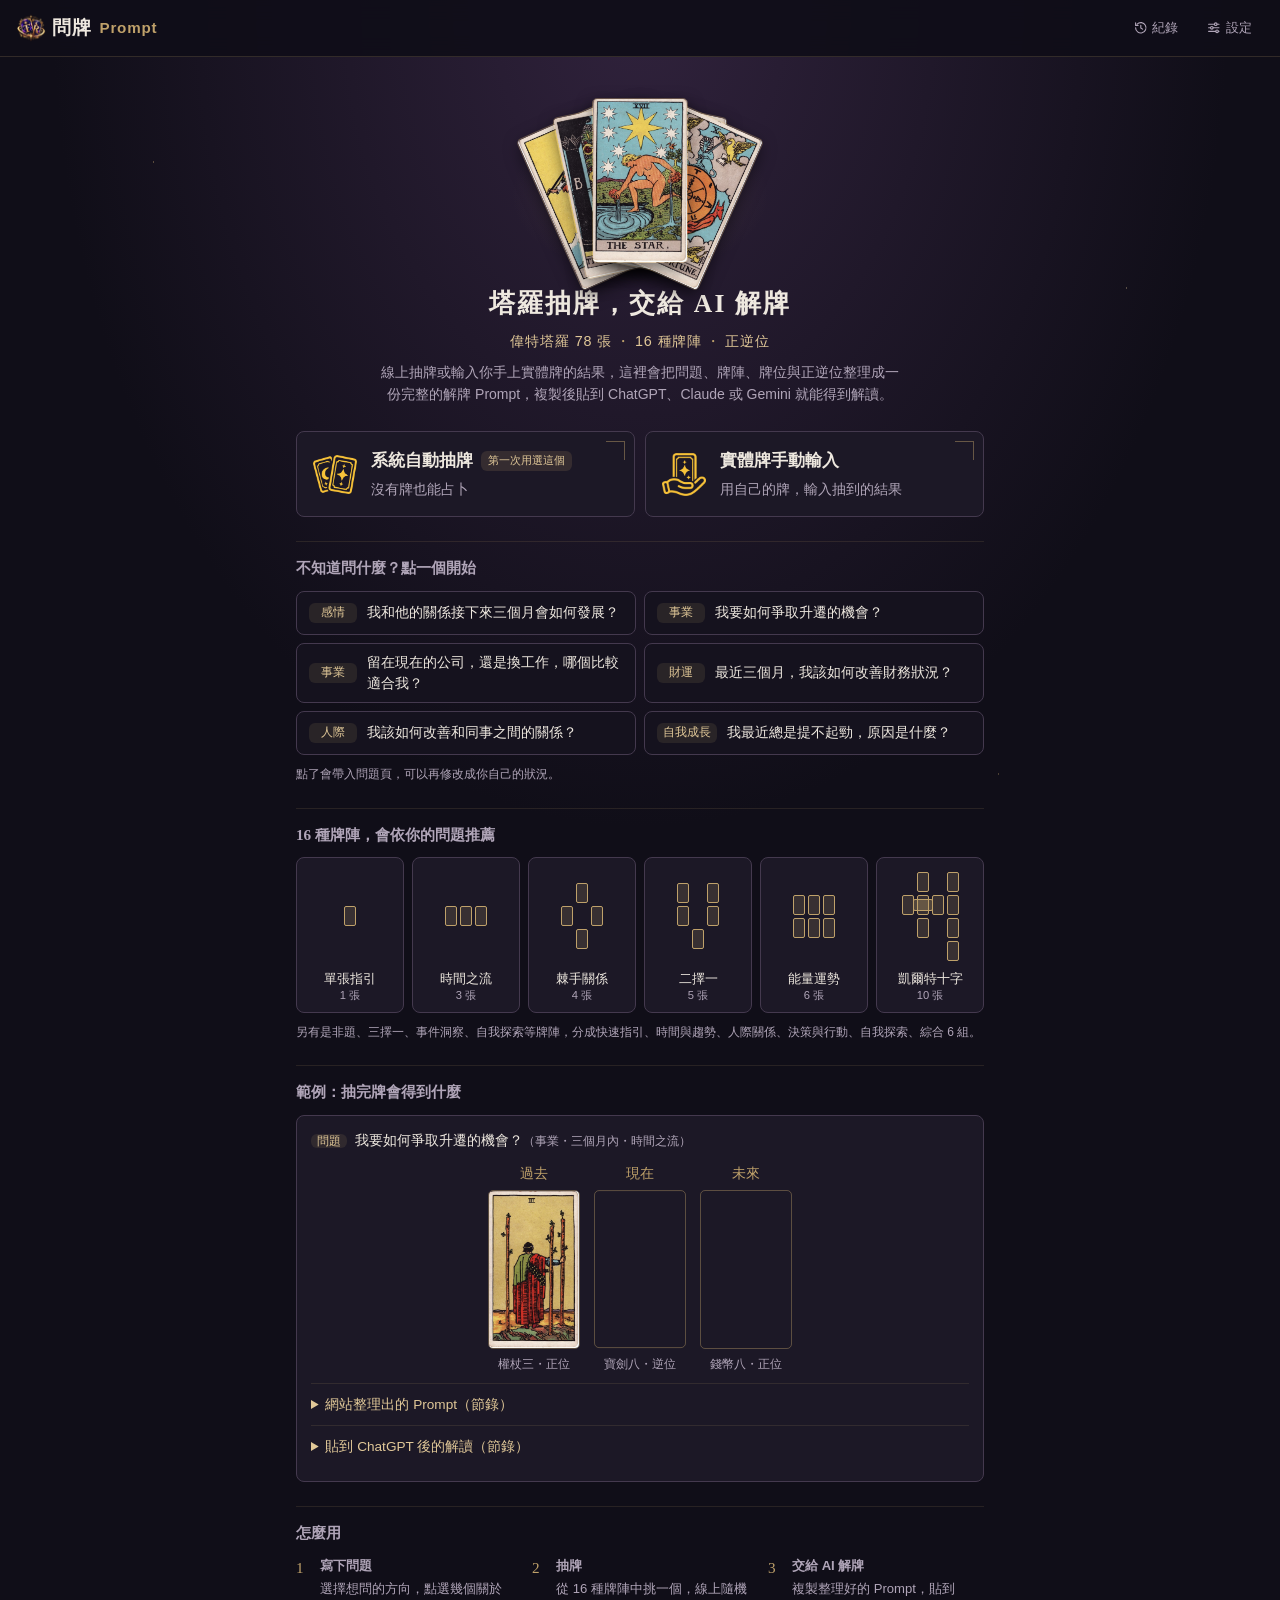
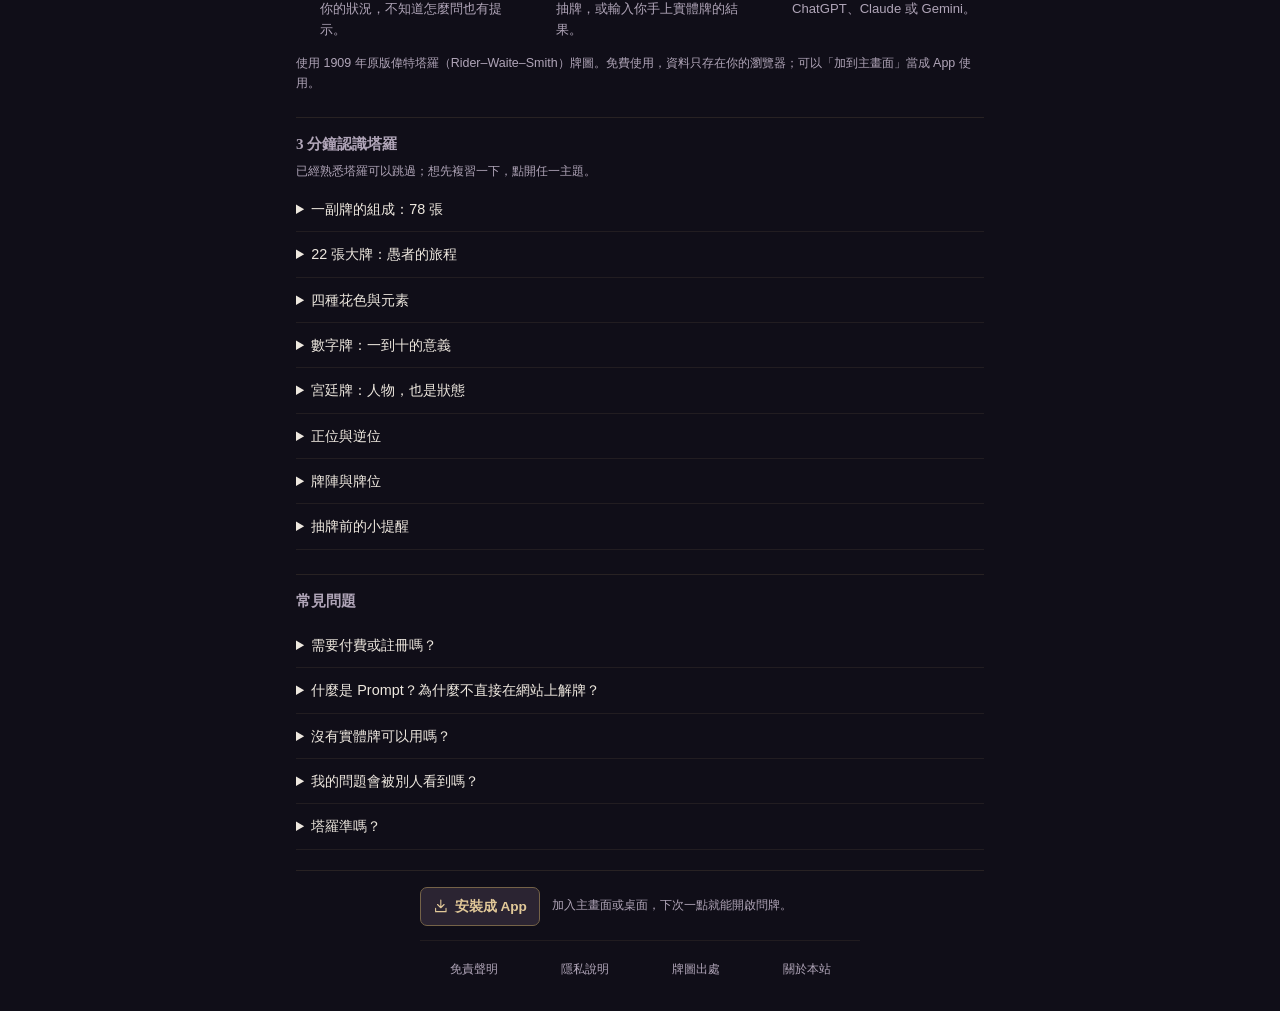
<file: index.html>
<!doctype html>
<html lang="zh-Hant">
<head>
  <meta charset="utf-8">
  <meta name="viewport" content="width=device-width, initial-scale=1, viewport-fit=cover">
  <meta http-equiv="Content-Security-Policy" content="default-src 'self' file:; script-src 'self' file:; style-src 'self' file:; img-src 'self' file: data:; connect-src https://api.openai.com https://generativelanguage.googleapis.com https://api.anthropic.com; object-src 'none'; base-uri 'none'; form-action 'none';">
  <title>問牌 Prompt｜塔羅抽牌與 AI 解牌 Prompt 產生器</title>
  <meta name="description" content="免費線上塔羅抽牌，或輸入你手上實體牌的結果。16 種牌陣、1909 年原版偉特牌圖，自動整理成完整的解牌 Prompt，一鍵複製到 ChatGPT、Claude、Gemini 讓 AI 幫你解牌。">
  <meta name="keywords" content="塔羅牌,線上抽牌,塔羅占卜,AI 解牌,ChatGPT 塔羅,解牌 Prompt,偉特塔羅,凱爾特十字,tarot,tarot prompt">
  <meta name="robots" content="index, follow">
  <link rel="canonical" href="https://tarot.stack-base.com/">

  <!-- 社群分享預覽（Facebook、LINE、X 等） -->
  <meta property="og:type" content="website">
  <meta property="og:site_name" content="問牌 Prompt">
  <meta property="og:locale" content="zh_TW">
  <meta property="og:url" content="https://tarot.stack-base.com/">
  <meta property="og:title" content="問牌 Prompt｜塔羅抽牌與 AI 解牌 Prompt 產生器">
  <meta property="og:description" content="抽塔羅牌或輸入實體牌，自動整理成完整的解牌 Prompt，一鍵複製到 ChatGPT、Claude、Gemini。">
  <meta property="og:image" content="https://tarot.stack-base.com/icons/og-image.jpg?v=20261027b">
  <meta property="og:image:width" content="1200">
  <meta property="og:image:height" content="630">
  <meta property="og:image:alt" content="問牌 Prompt：抽塔羅牌，產生給 AI 的解牌 Prompt">
  <meta name="twitter:card" content="summary_large_image">
  <meta name="twitter:title" content="問牌 Prompt｜塔羅抽牌與 AI 解牌 Prompt 產生器">
  <meta name="twitter:description" content="抽塔羅牌或輸入實體牌，自動整理成完整的解牌 Prompt，一鍵複製到 ChatGPT、Claude、Gemini。">
  <meta name="twitter:image" content="https://tarot.stack-base.com/icons/og-image.jpg?v=20261027b">

  <!-- 圖示與 PWA -->
  <link rel="icon" href="favicon.ico" sizes="any">
  <link rel="icon" href="icons/favicon-32.png" sizes="32x32" type="image/png">
  <link rel="apple-touch-icon" href="icons/apple-touch-icon.png">
  <link rel="manifest" href="manifest.webmanifest">
  <meta name="theme-color" content="#100e18">
  <meta name="mobile-web-app-capable" content="yes">
  <meta name="apple-mobile-web-app-capable" content="yes">
  <meta name="apple-mobile-web-app-title" content="問牌 Prompt">
  <meta name="apple-mobile-web-app-status-bar-style" content="black-translucent">

  <!-- 結構化資料：資料區塊不會被執行，不受 CSP 的 script-src 限制 -->
  <script type="application/ld+json">
  {
    "@context": "https://schema.org",
    "@type": "WebApplication",
    "name": "問牌 Prompt",
    "alternateName": "Tarot Prompt",
    "url": "https://tarot.stack-base.com/",
    "description": "免費線上塔羅抽牌與 AI 解牌 Prompt 產生器。抽牌或輸入實體牌，整理成給 ChatGPT、Claude、Gemini 的解牌 Prompt。",
    "applicationCategory": "LifestyleApplication",
    "operatingSystem": "Any",
    "inLanguage": "zh-Hant-TW",
    "image": "https://tarot.stack-base.com/icons/og-image.jpg?v=20261027b",
    "isAccessibleForFree": true,
    "offers": { "@type": "Offer", "price": "0", "priceCurrency": "TWD" },
    "author": { "@type": "Person", "name": "Bruce Yang" }
  }
  </script>

  <link rel="stylesheet" href="css/style.css?v=20261030l">
</head>
<body>
  <!-- 自製 SVG 圖示：以 <svg class="icon"><use href="#i-名稱"></use></svg> 引用 -->
  <svg class="sprite" aria-hidden="true" focusable="false">
    <symbol id="i-cards" viewBox="0 0 24 24"><rect x="3.5" y="5" width="9" height="14" rx="1.5" transform="rotate(-12 8 12)"/><rect x="11.5" y="5" width="9" height="14" rx="1.5" transform="rotate(10 16 12)"/><path d="M16 9.2c.2 1.1.7 1.6 1.8 1.8-1.1.2-1.6.7-1.8 1.8-.2-1.1-.7-1.6-1.8-1.8 1.1-.2 1.6-.7 1.8-1.8Z"/></symbol>
    <symbol id="i-hand" viewBox="0 0 24 24"><rect x="8" y="2.5" width="9" height="12.5" rx="1.5"/><path d="M12.5 6.5v3M11 8h3"/><path d="M3.5 13.5 7 12a2 2 0 0 1 2.3.6l1.2 1.4h4.3a1.7 1.7 0 0 1 0 3.4H11"/><path d="M3.5 20.5h9.8a4 4 0 0 0 2.6-1l4.2-3.8a1.6 1.6 0 0 0-2.1-2.4l-2.5 2"/></symbol>
    <symbol id="i-history" viewBox="0 0 24 24"><path d="M4 12a8 8 0 1 0 2.4-5.7"/><path d="M4 4.5v3.8h3.8"/><path d="M12 8v4.2l2.8 1.8"/></symbol>
    <symbol id="i-settings" viewBox="0 0 24 24"><path d="M4 6.5h9M17 6.5h3M4 12h3M11 12h9M4 17.5h11M19 17.5h1"/><circle cx="15" cy="6.5" r="2"/><circle cx="9" cy="12" r="2"/><circle cx="17" cy="17.5" r="2"/></symbol>
    <symbol id="i-sparkle" viewBox="0 0 24 24"><path d="M10 3.5c.7 4.4 2.6 6.3 7 7-4.4.7-6.3 2.6-7 7-.7-4.4-2.6-6.3-7-7 4.4-.7 6.3-2.6 7-7Z"/><path d="M18.5 14.5c.3 1.6.9 2.2 2.5 2.5-1.6.3-2.2.9-2.5 2.5-.3-1.6-.9-2.2-2.5-2.5 1.6-.3 2.2-.9 2.5-2.5Z"/></symbol>
    <symbol id="i-bulb" viewBox="0 0 24 24"><path d="M9.5 18h5M10.5 21h3"/><path d="M12 3a6 6 0 0 0-3.6 10.8c.7.5 1.1 1.3 1.1 2.1v.1h5v-.1c0-.8.4-1.6 1.1-2.1A6 6 0 0 0 12 3Z"/></symbol>
    <symbol id="i-copy" viewBox="0 0 24 24"><rect x="8.5" y="8.5" width="11.5" height="11.5" rx="2"/><path d="M15.5 8.5V6A2 2 0 0 0 13.5 4H6a2 2 0 0 0-2 2v7.5a2 2 0 0 0 2 2h2.5"/></symbol>
    <symbol id="i-check" viewBox="0 0 24 24"><path d="m5 12.5 4.5 4.5L19 7.5"/></symbol>
    <symbol id="i-search" viewBox="0 0 24 24"><circle cx="10.5" cy="10.5" r="6.5"/><path d="m15.5 15.5 5 5"/></symbol>
    <symbol id="i-close" viewBox="0 0 24 24"><path d="M6 6l12 12M18 6 6 18"/></symbol>
    <symbol id="i-star" viewBox="0 0 24 24"><path class="fill" d="m12 3.5 2.6 5.3 5.9.9-4.3 4.1 1 5.8L12 16.9l-5.2 2.7 1-5.8-4.3-4.1 5.9-.9Z"/></symbol>
    <symbol id="i-chevron" viewBox="0 0 24 24"><path d="m9 5.5 6.5 6.5L9 18.5"/></symbol>
    <symbol id="i-plus" viewBox="0 0 24 24"><path d="M12 5v14M5 12h14"/></symbol>
    <symbol id="i-download" viewBox="0 0 24 24"><path d="M12 3v12m-5-5 5 5 5-5M4 16v5h16v-5"/></symbol>
    <symbol id="i-eye" viewBox="0 0 24 24"><path d="M2.5 12S6 5.5 12 5.5 21.5 12 21.5 12 18 18.5 12 18.5 2.5 12 2.5 12Z"/><circle cx="12" cy="12" r="3"/></symbol>
    <symbol id="i-eye-off" viewBox="0 0 24 24"><path d="M10.6 5.6c.5-.1.9-.1 1.4-.1 6 0 9.5 6.5 9.5 6.5a17 17 0 0 1-2.6 3.5M6.6 6.6C3.9 8.3 2.5 12 2.5 12s3.5 6.5 9.5 6.5c1.9 0 3.5-.6 4.9-1.5"/><path d="M9.9 9.9a3 3 0 0 0 4.2 4.2"/><path d="m3 3 18 18"/></symbol>
    <symbol id="i-clock" viewBox="0 0 24 24"><circle cx="12" cy="12" r="8.5"/><path d="M12 7.5V12l3 2"/></symbol>
  </svg>

  <a class="skip-link" href="#app">跳到主要內容</a>

  <header class="topbar">
    <a class="brand" href="#/"><img class="brand-logo" src="icons/logo-128.png" alt="" width="30" height="30">問牌 <span>Prompt</span></a>
    <nav class="topnav" aria-label="主選單">
      <a class="topnav-btn" href="#/history"><svg class="icon" aria-hidden="true"><use href="#i-history"></use></svg>紀錄</a>
      <button class="topnav-btn" type="button" id="openSettings"><svg class="icon" aria-hidden="true"><use href="#i-settings"></use></svg>設定</button>
    </nav>
  </header>

  <p id="storageWarning" class="notice" hidden>這個瀏覽器無法保存資料（可能是無痕模式），占卜紀錄在重新整理後會消失，其他功能照常。</p>

  <main id="app" tabindex="-1">

    <!-- 首頁 -->
    <!-- 首頁預設顯示（不加 hidden），程式還沒執行時搜尋引擎也讀得到內容 -->
    <section class="view" data-view="home">
      <div class="hero">
        <div class="hero-fan" role="img" aria-label="1909 年原版偉特塔羅牌：愚者、女祭司、星星、太陽、命運之輪">
          <img src="images/rws-1909/fool.jpg" alt="" width="600" height="1031" decoding="async">
          <img src="images/rws-1909/high-priestess.jpg" alt="" width="600" height="1031" decoding="async">
          <img src="images/rws-1909/stars.jpg" alt="" width="600" height="1031" decoding="async">
          <img src="images/rws-1909/sun.jpg" alt="" width="600" height="1031" decoding="async">
          <img src="images/rws-1909/fortune-wheel.jpg" alt="" width="600" height="1031" decoding="async">
        </div>
        <h1>塔羅抽牌，交給 AI 解牌</h1>
        <p class="hero-tags">偉特塔羅 78 張<span aria-hidden="true">・</span>16 種牌陣<span aria-hidden="true">・</span>正逆位</p>
        <p class="muted">線上抽牌或輸入你手上實體牌的結果，這裡會把問題、牌陣、牌位與正逆位整理成一份完整的解牌 Prompt，複製後貼到 ChatGPT、Claude 或 Gemini 就能得到解讀。</p>
      </div>
      <div class="mode-cards">
        <button class="mode-card" type="button" data-start="auto">
          <img class="mode-icon" src="icons/tarot-cards-star-moon.png" alt="" width="44" height="44">
          <span class="mode-title">系統自動抽牌<span class="mode-badge">第一次用選這個</span></span>
          <span class="mode-desc">沒有牌也能占卜</span>
        </button>
        <button class="mode-card" type="button" data-start="manual">
          <img class="mode-icon" src="icons/hand-holding-tarot-card.png" alt="" width="44" height="44">
          <span class="mode-title">實體牌手動輸入</span>
          <span class="mode-desc">用自己的牌，輸入抽到的結果</span>
        </button>
      </div>
      <a class="recent" id="recentLink" href="#/history" hidden></a>

      <section class="home-sec" aria-labelledby="askExTitle">
        <h2 id="askExTitle">不知道問什麼？點一個開始</h2>
        <div class="ask-examples">
          <button type="button" class="ask-ex" data-ex-cat="感情" data-ex-q="我和他的關係接下來三個月會如何發展？"><span class="ask-ex-cat">感情</span>我和他的關係接下來三個月會如何發展？</button>
          <button type="button" class="ask-ex" data-ex-cat="事業" data-ex-q="我要如何爭取升遷的機會？"><span class="ask-ex-cat">事業</span>我要如何爭取升遷的機會？</button>
          <button type="button" class="ask-ex" data-ex-cat="事業" data-ex-q="留在現在的公司，還是換工作，哪個選擇比較適合我？"><span class="ask-ex-cat">事業</span>留在現在的公司，還是換工作，哪個比較適合我？</button>
          <button type="button" class="ask-ex" data-ex-cat="財運" data-ex-q="最近三個月，我該如何改善自己的財務狀況？"><span class="ask-ex-cat">財運</span>最近三個月，我該如何改善財務狀況？</button>
          <button type="button" class="ask-ex" data-ex-cat="人際" data-ex-q="我該如何改善和同事之間的關係？"><span class="ask-ex-cat">人際</span>我該如何改善和同事之間的關係？</button>
          <button type="button" class="ask-ex" data-ex-cat="自我成長" data-ex-q="我最近總是提不起勁，背後的原因是什麼？"><span class="ask-ex-cat">自我成長</span>我最近總是提不起勁，原因是什麼？</button>
        </div>
        <p class="muted small">點了會帶入問題頁，可以再修改成你自己的狀況。</p>
      </section>

      <section class="home-sec" aria-labelledby="spreadsTitle">
        <h2 id="spreadsTitle">16 種牌陣，會依你的問題推薦</h2>
        <!-- 牌陣縮圖由 app.js 依 spreads.js 的排列座標畫出 -->
        <ul class="spread-thumbs" id="spreadThumbs">
          <li data-spread="single"><span class="st-name">單張指引</span></li>
          <li data-spread="timeline"><span class="st-name">時間之流</span></li>
          <li data-spread="relation"><span class="st-name">棘手關係</span></li>
          <li data-spread="choice2"><span class="st-name">二擇一</span></li>
          <li data-spread="fortune"><span class="st-name">能量運勢</span></li>
          <li data-spread="celtic"><span class="st-name">凱爾特十字</span></li>
        </ul>
        <p class="muted small">另有是非題、三擇一、事件洞察、自我探索等牌陣，分成快速指引、時間與趨勢、人際關係、決策與行動、自我探索、綜合 6 組。</p>
      </section>

      <section class="home-sec" aria-labelledby="sampleTitle">
        <h2 id="sampleTitle">範例：抽完牌會得到什麼</h2>
        <div class="sample">
          <p class="sample-q"><span class="sample-label">問題</span>我要如何爭取升遷的機會？<span class="muted small">（事業・三個月內・時間之流）</span></p>
          <ol class="sample-cards">
            <li><span class="sample-pos">過去</span><img src="images/rws-1909/three-wands.jpg" alt="" width="600" height="1031" loading="lazy" decoding="async"><span class="sample-card">權杖三・正位</span></li>
            <li><span class="sample-pos">現在</span><img class="is-rev" src="images/rws-1909/eight-swords.jpg" alt="" width="600" height="1031" loading="lazy" decoding="async"><span class="sample-card">寶劍八・逆位</span></li>
            <li><span class="sample-pos">未來</span><img src="images/rws-1909/eight-pentacles.jpg" alt="" width="600" height="1031" loading="lazy" decoding="async"><span class="sample-card">錢幣八・正位</span></li>
          </ol>
          <details class="sample-more">
            <summary>網站整理出的 Prompt（節錄）</summary>
            <pre class="sample-pre">你是一位經驗豐富的塔羅解讀師，熟悉偉特—史密斯塔羅體系。請根據下方的設定（YAML）與牌面資料（JSON）為我解牌。

querent:
  question: "我要如何爭取升遷的機會？"
  category: "事業"
  timeframe: "三個月內"
spread:
  name: "時間之流"
  card_count: 3
reversed_reading_rules: …
output:
  tone: …
  language: "繁體中文"

{ "no": 2, "position": "現在", "position_meaning": "目前約一個月的狀態",
  "card": "寶劍八", "card_en": "Eight of Swords", "orientation": "逆位" }
…（另含牌面統計：大牌比例、元素分布、重複數字）</pre>
          </details>
          <details class="sample-more">
            <summary>貼到 ChatGPT 後的解讀（節錄）</summary>
            <div class="sample-reply">
              <p><strong>過去・權杖三</strong>：你已經開始思考更長遠的職涯發展，並非毫無準備。但要留意，你可能正在等待別人主動發現你的價值，而努力與被看見並不完全相同。</p>
              <p><strong>現在・寶劍八（逆位）</strong>：採用「能量不足」的解讀：束縛正在減弱，但還沒完全擺脫。有些限制來自尚未驗證的假設，例如擔心太有野心、猜測主管已有人選。直接詢問升遷標準，比反覆猜測更有幫助。</p>
              <p><strong>未來・錢幣八</strong>：未來兩到三個月，最值得投入的是建立足以支持升遷的績效證據，例如承接有影響力的專案、改善工作流程。</p>
              <p><strong>牌與牌的關聯</strong>：連續出現兩張「八」，課題是從「我是否有資格」轉向「我要如何證明」；三張牌缺少水元素，也別忘了經營與主管、同事的信任關係。</p>
              <p><strong>行動建議</strong>：第一個月釐清升遷條件，第二個月交付一項可量化的成果，第三個月整理證據、正式表達升遷意願。</p>
              <p><strong>一句話總結</strong>：停止被不確定感困住，主動表達企圖心，用具體可衡量的成果，讓自己成為值得被考慮的人選。</p>
            </div>
            <p class="muted small">以上節錄自 ChatGPT 的實際回覆，原文還有完整牌面說明與三個月行動清單；實際內容依你使用的 AI 而定。</p>
          </details>
        </div>
      </section>

      <section class="how" aria-labelledby="howTitle">
        <h2 id="howTitle">怎麼用</h2>
        <ol class="how-steps">
          <li><strong>寫下問題</strong>選擇想問的方向，點選幾個關於你的狀況，不知道怎麼問也有提示。</li>
          <li><strong>抽牌</strong>從 16 種牌陣中挑一個，線上隨機抽牌，或輸入你手上實體牌的結果。</li>
          <li><strong>交給 AI 解牌</strong>複製整理好的 Prompt，貼到 ChatGPT、Claude 或 Gemini。</li>
        </ol>
        <p class="muted small">使用 1909 年原版偉特塔羅（Rider–Waite–Smith）牌圖。免費使用，資料只存在你的瀏覽器；可以「加到主畫面」當成 App 使用。</p>
      </section>

      <section class="home-sec" aria-labelledby="basicsTitle">
        <h2 id="basicsTitle">3 分鐘認識塔羅</h2>
        <p class="muted small basics-lead">已經熟悉塔羅可以跳過；想先複習一下，點開任一主題。</p>

        <details class="faq">
          <summary>一副牌的組成：78 張</summary>
          <div class="faq-body">
            <ul class="deck-stats">
              <li><strong>22</strong><span>大牌</span><small>人生課題與轉折</small></li>
              <li><strong>40</strong><span>數字牌</span><small>一～十，各四種花色</small></li>
              <li><strong>16</strong><span>宮廷牌</span><small>侍從、騎士、皇后、國王</small></li>
            </ul>
            <p>大牌（Major Arcana，又稱大阿爾克那）是一組有編號的象徵牌，從 0 號「愚者」到 21 號「世界」。小牌（Minor Arcana）共 56 張，分成權杖、聖杯、寶劍、錢幣四種花色，每種花色有一到十的數字牌，加上四張宮廷牌。</p>
            <p>本站使用的是 1909 年由 Pamela Colman Smith 繪製的偉特—史密斯（Rider–Waite–Smith）原版牌。它的小牌也畫有完整的情境畫面，影響了後來大多數的塔羅牌，現今許多塔羅書與牌義都以它為基準。</p>
          </div>
        </details>

        <details class="faq">
          <summary>22 張大牌：愚者的旅程</summary>
          <div class="faq-body">
            <p>大牌常被解讀成一段旅程：0 號愚者帶著好奇出發，一路遇見其他大牌代表的人物與課題，最後走到 21 號世界，完成一個循環。</p>
            <ul class="refs">
              <li class="ref ref--major"><img src="images/rws-1909/fool.jpg" alt="" width="600" height="1031" loading="lazy" decoding="async"><strong>0　愚者</strong><span class="ref-sub">旅程的起點</span><span class="ref-body">一切的可能性，帶著開放的心踏出第一步。</span></li>
              <li class="ref ref--major"><img src="images/rws-1909/chariot.jpg" alt="" width="600" height="1031" loading="lazy" decoding="async"><strong>1～7　魔術師 → 戰車</strong><span class="ref-sub">建立自我</span><span class="ref-body">學習運用資源、認識規範與關係，靠意志向外爭取。</span></li>
              <li class="ref ref--major"><img src="images/rws-1909/temperance.jpg" alt="" width="600" height="1031" loading="lazy" decoding="async"><strong>8～14　力量 → 節制</strong><span class="ref-sub">向內探索</span><span class="ref-body">學會耐心與取捨，面對停滯、結束與轉變，找回平衡。</span></li>
              <li class="ref ref--major"><img src="images/rws-1909/world.jpg" alt="" width="600" height="1031" loading="lazy" decoding="async"><strong>15～21　惡魔 → 世界</strong><span class="ref-sub">突破與圓滿</span><span class="ref-body">面對慾望與陰影，經過崩解、希望與覺醒，最後完成整合。</span></li>
            </ul>
            <p><strong>解讀時</strong>：大牌通常代表較大、較深層的力量。一次抽到很多大牌，表示這件事對你影響深遠，或正處於重要轉折；大多是小牌時，課題比較貼近日常的選擇與行動，自己能掌握的部分也比較多。</p>
          </div>
        </details>

        <details class="faq">
          <summary>四種花色與元素</summary>
          <div class="faq-body">
            <p>小牌的四種花色各對應一種元素。看一組牌時，哪個元素特別多或完全沒有，常常就是解讀的線索。</p>
            <ul class="refs">
              <li class="ref ref--fire"><img src="images/rws-1909/ace-wands.jpg" alt="" width="600" height="1031" loading="lazy" decoding="async"><strong>權杖・火</strong><span class="ref-sub">陽性：向外、積極行動</span><span class="ref-body">行動、事業、移動。熱情、企圖心與創造力；常出現在工作與目標相關的問題。</span></li>
              <li class="ref ref--water"><img src="images/rws-1909/ace-cups.jpg" alt="" width="600" height="1031" loading="lazy" decoding="async"><strong>聖杯・水</strong><span class="ref-sub">陰性：向內、情緒訊息豐富</span><span class="ref-body">情緒、感受、愛、藝術靈感。關係與內心感受；常出現在感情與人際問題。</span></li>
              <li class="ref ref--air"><img src="images/rws-1909/ace-swords.jpg" alt="" width="600" height="1031" loading="lazy" decoding="async"><strong>寶劍・風</strong><span class="ref-sub">陽性：向外、行動與衝突</span><span class="ref-body">思維、溝通、智慧、計劃。判斷、決定與壓力；也代表爭執、焦慮或需要切割的事。</span></li>
              <li class="ref ref--earth"><img src="images/rws-1909/ace-pentacles.jpg" alt="" width="600" height="1031" loading="lazy" decoding="async"><strong>錢幣・土</strong><span class="ref-sub">陰性：向內、務實穩定</span><span class="ref-body">金錢、資源、物質、健康。收入、工作成果與身體狀況；重視實際、可累積的成果。</span></li>
            </ul>
            <p><strong>元素多寡</strong>：例如火很多、水很少，可能代表行動力強，卻忽略了感受與關係。本站產生的 Prompt 會附上元素分布（大牌依黃金黎明體系的占星對應計入），讓 AI 一併參考。</p>
          </div>
        </details>

        <details class="faq">
          <summary>數字牌：一到十的意義</summary>
          <div class="faq-body">
            <p>同一個數字在四種花色裡有共通的主題，只是發生的領域不同。例如「五」都和改變、動盪有關：權杖五是競爭，聖杯五是失落，寶劍五是爭執，錢幣五是匱乏。每個數字都有能量好與能量低落兩種表現：</p>
            <div class="table-wrap">
              <table class="num-table">
                <thead><tr><th scope="col">數字</th><th scope="col">主題</th><th scope="col">能量好時</th><th scope="col">能量低落時</th></tr></thead>
                <tbody>
                <tr><th scope="row">1</th><td>開始</td><td>新的階段與開始</td><td>遲遲沒有開始、為做而做、自我中心</td></tr>
                <tr><th scope="row">2</th><td>選擇與平衡</td><td>合作、連結、平衡</td><td>對立、出現競爭</td></tr>
                <tr><th scope="row">3</th><td>發展與成長</td><td>發展、創意、團結</td><td>向下衰退</td></tr>
                <tr><th scope="row">4</th><td>穩定</td><td>穩定、安全、保守</td><td>守舊、不知變通</td></tr>
                <tr><th scope="row">5</th><td>改變</td><td>突破、改變、冒險</td><td>混亂與衝動</td></tr>
                <tr><th scope="row">6</th><td>調和</td><td>調和、整理、協調</td><td>妥協、過度熱心</td></tr>
                <tr><th scope="row">7</th><td>個人特質</td><td>分析、獨特、做自己</td><td>特立獨行、孤軍奮戰</td></tr>
                <tr><th scope="row">8</th><td>模式與循環</td><td>循環、執行力佳</td><td>執念、控制欲強</td></tr>
                <tr><th scope="row">9</th><td>飽和</td><td>收穫豐盛、智慧與包容</td><td>未被滿足、期待落空</td></tr>
                <tr><th scope="row">10</th><td>階段完成</td><td>圓滿、階段的結束與新開始</td><td>負荷到極限、只能接受結局</td></tr>
                </tbody>
              </table>
            </div>
            <p><strong>重複數字</strong>：同一個數字出現兩次以上，代表這個主題特別明顯。例如多張一，代表很多新的開始；多張五，代表變動與衝突集中。本站會統計重複數字並寫進 Prompt。</p>
          </div>
        </details>

        <details class="faq">
          <summary>宮廷牌：人物，也是狀態</summary>
          <div class="faq-body">
            <p>每種花色有四張宮廷牌，可以代表身邊的某個人，也可以代表你自己在這件事裡的成熟度與做事方式。花色決定性格，階級決定成熟度：例如聖杯騎士是浪漫、跟著感受行動的人，錢幣國王是穩重、掌握資源的人。</p>
            <ul class="refs">
              <li class="ref ref--court"><img src="images/rws-1909/page-cups.jpg" alt="" width="600" height="1031" loading="lazy" decoding="async"><strong>侍從</strong><span class="ref-sub">Page</span><span class="ref-body">新手、不成熟、新階段或嘗試性的體驗；也常代表消息與邀請。</span></li>
              <li class="ref ref--court"><img src="images/rws-1909/knight-wands.jpg" alt="" width="600" height="1031" loading="lazy" decoding="async"><strong>騎士</strong><span class="ref-sub">Knight</span><span class="ref-body">累積實力中、勇於挑戰，為目標移動與推進。</span></li>
              <li class="ref ref--court"><img src="images/rws-1909/queen-swords.jpg" alt="" width="600" height="1031" loading="lazy" decoding="async"><strong>皇后</strong><span class="ref-sub">Queen</span><span class="ref-body">支持與輔導他人；陰性能量，包容轉化式的領導。</span></li>
              <li class="ref ref--court"><img src="images/rws-1909/king-pentacles.jpg" alt="" width="600" height="1031" loading="lazy" decoding="async"><strong>國王</strong><span class="ref-sub">King</span><span class="ref-body">領域中的權威；陽性能量，命令式領導並肩負社會責任。</span></li>
            </ul>
            <p><strong>解讀時</strong>：一次出現很多宮廷牌，通常代表這件事牽涉的人很多，或別人的意見影響很大。</p>
          </div>
        </details>

        <details class="faq">
          <summary>正位與逆位</summary>
          <div class="faq-body">
            <p>牌面朝上是正位，倒過來是逆位。逆位<strong>不等於壞事</strong>，比較像是同一種能量出現了不同的狀態。常見的讀法有：</p>
            <ul class="plain-list">
              <li><strong>能量不足</strong>：有正位的能量但不夠充足，是目前要學習的課題。</li>
              <li><strong>能量過多</strong>：正位的能量過頭，需要調節。</li>
              <li><strong>相反含義</strong>：取正位意義的反面。</li>
              <li><strong>回推前一張牌</strong>：大牌順序中前一張的課題還沒完成，例如太陽逆位，回到月亮。</li>
              <li><strong>取牌面元素</strong>：直接用畫面上的人物、物件對應問題。</li>
              <li><strong>維持正位意義</strong>：和其他牌搭配時，正逆位差異不大。</li>
              <li><strong>視為「沒有」</strong>：多張逆位都呈現能量不足時，可解讀為沒有、結束、沒有發展空間。</li>
            </ul>
            <p>本站的系統抽牌正逆位各占一半，也可以設定「只用正位」；自我探索類牌陣一律以正位解讀。Prompt 會附上這些讀法，請 AI 依脈絡選用並說明理由。</p>
          </div>
        </details>

        <details class="faq">
          <summary>牌陣與牌位</summary>
          <div class="faq-body">
            <p>牌陣決定要抽幾張牌、每張牌放在哪個位置，以及<strong>每個位置代表什麼</strong>。同一張牌放在不同位置，意思就不同：寶劍三在「過去」是已經發生的傷心事，在「建議」則可能是提醒你正視難過的情緒。</p>
            <ul class="plain-list">
              <li><strong>張數少（1～3 張）</strong>：回答單一、明確的問題，例如今天的提醒、是非傾向、過去現在未來。</li>
              <li><strong>中等（4～7 張）</strong>：看關係中雙方的態度、比較兩三個選擇，或拆解一件事的原因與阻礙。</li>
              <li><strong>張數多（10 張）</strong>：例如凱爾特十字，全面分析一件事的來龍去脈。</li>
            </ul>
            <p>不確定要用哪個牌陣也沒關係，填完問題後，本站會依你的問題類別與狀況推薦。</p>
          </div>
        </details>

        <details class="faq">
          <summary>抽牌前的小提醒</summary>
          <div class="faq-body">
            <ul class="plain-list">
              <li><strong>先想清楚問題</strong>：問題越具體，解讀越有用。以自己為主角、問三個月內的事，效果最好。</li>
              <li><strong>專注再抽</strong>：抽牌前花幾秒默念問題。本站的系統抽牌也有靜心倒數，不需要時可以跳過。</li>
              <li><strong>同一個問題不要反覆抽</strong>：一直重抽，直到出現想要的答案，只會讓自己更混亂。真的看不懂，可以補抽一張指引牌。</li>
              <li><strong>跳出牌也是訊息</strong>：用實體牌洗牌時自己掉出來的牌，可以在手動輸入時一起加入，當作額外提示。</li>
              <li><strong>保留判斷力</strong>：牌給的是觀點與提醒，最後的決定還是在你。</li>
            </ul>
          </div>
        </details>
      </section>

      <section class="home-sec" aria-labelledby="faqTitle">
        <h2 id="faqTitle">常見問題</h2>
        <details class="faq">
          <summary>需要付費或註冊嗎？</summary>
          <div class="faq-body"><p>不用。抽牌、產生 Prompt 都免費，也不需要帳號。把 Prompt 貼到 ChatGPT、Claude 或 Gemini 的免費版就能解讀。設定裡的 API key 是選用功能，沒有也能完整使用。</p></div>
        </details>
        <details class="faq">
          <summary>什麼是 Prompt？為什麼不直接在網站上解牌？</summary>
          <div class="faq-body"><p>Prompt 就是要貼給 AI 的提問內容。直接問 AI「幫我解牌」常常資訊不完整；這裡會把問題、背景、每個牌位的意義、正逆位和牌面統計整理好，AI 才能解得具體。你可以選自己習慣的 AI，也能在同一個對話裡繼續追問。</p></div>
        </details>
        <details class="faq">
          <summary>沒有實體牌可以用嗎？</summary>
          <div class="faq-body"><p>可以。選「系統自動抽牌」，網站會用瀏覽器內建的安全亂數洗牌，正逆位各占一半。有自己的牌，就選「實體牌手動輸入」。</p></div>
        </details>
        <details class="faq">
          <summary>我的問題會被別人看到嗎？</summary>
          <div class="faq-body"><p>不會。本站沒有伺服器，問題和占卜紀錄只存在你的瀏覽器。只有當你把 Prompt 貼到 AI 服務，或在設定中使用自己的 API key 時，內容才會送到那家 AI 服務。</p></div>
        </details>
        <details class="faq">
          <summary>塔羅準嗎？</summary>
          <div class="faq-body"><p>塔羅比較像一面鏡子，幫你整理想法、看見平常忽略的角度，而不是決定未來的答案。問三個月內、以自己為主角的問題，通常最有收穫。健康、法律、財務等重大決定，請諮詢專業人士。</p></div>
        </details>
      </section>
    </section>

    <!-- ① 問題 -->
    <section class="view" data-view="ask" hidden>
      <div class="steps-slot"></div>
      <div id="sensitiveBanner" class="help-banner" role="alert" hidden>
        <strong>如果你正承受很大的痛苦，請先照顧自己。</strong>
        你不必一個人面對，可以撥打：衛福部安心專線 <a href="tel:1925">1925</a>（24 小時）、生命線 <a href="tel:1995">1995</a>、張老師 <a href="tel:1980">1980</a>。
      </div>
      <section class="ask-block" aria-labelledby="questionBlockTitle">
        <h2 class="ask-block-title" id="questionBlockTitle">你想問什麼？</h2>
        <fieldset class="chips-field">
          <legend class="field-label">想問哪方面的事？</legend>
          <div class="chips" id="categoryChips"></div>
        </fieldset>

        <label class="field-label" for="fQuestion">問題或目前的困擾</label>
        <textarea id="fQuestion" class="input" data-field="question" rows="3" placeholder="例如：我要如何爭取升遷的機會？" maxlength="300"></textarea>
        <p class="field-error" id="questionError" hidden>請先輸入問題</p>
        <ul class="hints" id="questionHints" aria-live="polite"></ul>
        <p class="muted small ai-jump">不知道怎麼問？先隨意寫個大概，填完下面的狀況後，可以<button type="button" class="link-btn" id="jumpToAi">請 AI 幫你整理</button>。</p>

        <details class="tips">
          <summary><svg class="icon" aria-hidden="true"><use href="#i-bulb"></use></svg>好問題的 5 個原則</summary>
          <table class="tips-table">
            <thead><tr><th>原則</th><th>不建議</th><th>建議</th></tr></thead>
            <tbody>
              <tr><td>以自己為主角</td><td>伴侶會不會加薪？</td><td>我想增加家庭收入，該從哪裡著手？</td></tr>
              <tr><td>根據真實狀況，不問假設</td><td>等我懷孕以後，他會不會變心？</td><td>我現在該怎麼經營這段關係？</td></tr>
              <tr><td>以三個月內為主</td><td>我幾歲會遇到真命天子？</td><td>最近三個月我的桃花運勢如何？</td></tr>
              <tr><td>真心想知道的事</td><td>隨口問、為了測試而問</td><td>你此刻最在意、最想釐清的那件事</td></tr>
              <tr><td>用肯定句發問</td><td>我能不能升遷？</td><td>我要如何爭取升遷的機會？</td></tr>
            </tbody>
          </table>
          <p class="muted small">交代背景與條件，比一句簡短的問題更能得到具體的解讀。</p>
        </details>

        <fieldset class="chips-field">
          <legend class="field-label">時間範圍</legend>
          <div class="chips" id="timeframeChips"></div>
          <input id="fTimeframeCustom" class="input" placeholder="例如：這學期結束前" aria-label="自訂時間範圍" maxlength="30" hidden>
          <p class="tip" id="timeframeTip" role="status" hidden></p>
        </fieldset>

      </section>

      <section class="ask-block" aria-labelledby="backgroundBlockTitle">
        <h2 class="ask-block-title" id="backgroundBlockTitle">背景問卷</h2>
        <section class="bg-quiz" id="bgQuiz" aria-labelledby="bgQuizTitle">
          <h3 class="bg-quiz-title" id="bgQuizTitle">說說你的狀況</h3>
          <div id="bgQuizBody"></div>
        </section>

        <details class="more" id="moreInfo" open>
          <summary>更多資訊（其他補充、性別、年齡）</summary>
          <label class="field-label" for="fBackground">其他補充</label>
          <textarea id="fBackground" class="input" data-field="background" rows="3" placeholder="問卷沒問到、但你覺得重要的事" maxlength="1000"></textarea>
          <div class="field-grid">
            <div>
              <label class="field-label" for="fGender">性別</label>
              <select id="fGender" class="input" data-field="gender">
                <option value="">不提供</option>
                <option>女性</option>
                <option>男性</option>
                <option>其他</option>
              </select>
            </div>
            <div>
              <label class="field-label" for="fAge">年齡</label>
              <input id="fAge" class="input" data-field="age" type="number" inputmode="numeric" min="1" max="120" placeholder="不提供">
            </div>
          </div>
        </details>
      </section>

      <section class="ask-block ask-block--ai ai-tidy" id="aiTidy" aria-labelledby="aiBlockTitle">
        <h2 class="ask-block-title" id="aiBlockTitle">AI 幫我整理問題</h2>
        <p class="muted small">參考問題與背景整理問法；資訊不足時，會先請你補充。</p>
        <p class="muted small" id="activeAiModel" hidden></p>
        <button class="btn btn-ghost btn-block" type="button" id="openAi"><svg class="icon" aria-hidden="true"><use href="#i-sparkle"></use></svg>AI 幫我整理問題</button>
      </section>

      <div class="actionbar">
        <button class="btn btn-primary btn-block" type="button" id="toSpread">下一步：選牌陣</button>
      </div>
    </section>

    <!-- ② 牌陣 -->
    <section class="view" data-view="spread" hidden>
      <div class="steps-slot"></div>
      <div id="spreadView"></div>
      <div class="actionbar">
        <button class="btn btn-primary btn-block" type="button" id="toDraw">開始抽牌</button>
      </div>
    </section>

    <!-- ③ 靜心與自動抽牌 -->
    <section class="view view-draw" data-view="draw" hidden>
      <div class="meditate">
        <div class="breath" aria-hidden="true"><span></span></div>
        <p class="meditate-title" id="drawTitle">請在心中默念你的問題</p>
        <p class="meditate-question" id="drawQuestion"></p>
        <p class="meditate-count" id="drawCount" aria-live="polite"></p>
        <button class="btn btn-ghost" type="button" id="skipDraw">跳過 ›</button>
      </div>
    </section>

    <!-- ③ 手動選牌 -->
    <section class="view" data-view="pick" hidden>
      <div class="steps-slot"></div>
      <div id="pickView"></div>
      <div class="actionbar">
        <button class="btn btn-primary btn-block" type="button" id="finishPick" disabled>完成，產生 Prompt</button>
      </div>
    </section>

    <!-- ④ 結果 -->
    <section class="view view-wide" data-view="result" hidden>
      <div class="steps-slot"></div>
      <div id="resultView"></div>
    </section>

    <!-- 占卜紀錄 -->
    <section class="view" data-view="history" hidden>
      <h1 class="page-title">占卜紀錄</h1>
      <p class="muted small">紀錄只存在這台裝置的瀏覽器，清除瀏覽資料或換裝置後就不會有。</p>
      <div id="historyView"></div>
    </section>

    <!-- 找不到 -->
    <section class="view" data-view="notfound" hidden>
      <h1 class="page-title">找不到這筆紀錄</h1>
      <p class="muted">它可能已經被刪除，或是存在另一台裝置上。</p>
      <a class="btn btn-primary" href="#/">回首頁</a>
    </section>
  </main>

  <footer class="site-footer">
    <div class="install-shortcut">
      <button type="button" class="btn btn-install" id="installApp" aria-describedby="installHint"><svg class="icon" aria-hidden="true"><use href="#i-download"></use></svg>安裝成 App</button>
      <p id="installHint" class="small muted" aria-live="polite">加入主畫面或桌面，下次一點就能開啟問牌。</p>
    </div>
    <div class="footer-links">
      <button type="button" class="link-btn" data-info="disclaimer">免責聲明</button>
      <button type="button" class="link-btn" data-info="privacy">隱私說明</button>
      <button type="button" class="link-btn" data-info="credits">牌圖出處</button>
      <button type="button" class="link-btn" data-info="about">關於本站</button>
    </div>
  </footer>

  <dialog id="installDialog" class="dialog" aria-labelledby="installTitle">
    <form method="dialog" class="dialog-body">
      <h2 id="installTitle">安裝問牌 App</h2>
      <p>將問牌加入主畫面或桌面，就能像 App 一樣快速開啟。</p>
      <ol id="installSteps" class="notes"></ol>
      <p class="small muted">離線可使用已快取的抽牌與 Prompt 功能；AI 服務需要網路連線。</p>
      <div class="dialog-actions"><button class="btn btn-primary" value="close">知道了</button></div>
      <button class="dialog-close" value="close" aria-label="關閉"><svg class="icon" aria-hidden="true"><use href="#i-close"></use></svg></button>
    </form>
  </dialog>

  <!-- 設定 -->
  <dialog id="settingsDialog" class="dialog" aria-labelledby="settingsTitle">
    <form method="dialog" class="dialog-body settings-form" id="settingsForm" autocomplete="off">
      <h2 id="settingsTitle">AI 設定</h2>
      <p class="muted small settings-intro">填入 key 即可一鍵整理問題；不填也能複製 Prompt 使用。</p>
      <div class="settings-section">
        <label class="field-label" for="modelPickerToggle" id="modelPickerLabel">使用模型</label>
        <select id="sModel" name="tarot-model-choice" hidden></select>
        <button id="modelPickerToggle" class="input model-picker-toggle" type="button" aria-expanded="false" aria-controls="modelPickerList" aria-describedby="modelHint modelListStatus">
          <span id="modelPickerValue">請先填入 API key</span>
          <svg class="icon" aria-hidden="true"><use href="#i-chevron"></use></svg>
        </button>
        <div id="modelPickerList" class="model-picker-list" role="group" aria-labelledby="modelPickerLabel" hidden></div>
        <label class="check small"><input id="showAllModels" type="checkbox">顯示全部模型（含自訂）</label>
        <p class="muted small" id="modelListStatus" aria-live="polite"></p>
        <div id="customModelField" hidden>
          <label class="field-label" for="sModelCustom" id="customModelLabel">自訂模型 ID</label>
          <input id="sModelCustom" class="input" type="text" name="tarot-model-id" autocomplete="off" autocapitalize="none" spellcheck="false" placeholder="輸入完整模型 ID">
        </div>
        <p class="muted small" id="modelHint" aria-live="polite"></p>
        <p class="muted small" id="modelPricing" hidden>Standard・US$／百萬 tokens・<a id="pricingLink" href="https://developers.openai.com/api/docs/pricing" target="_blank" rel="noopener noreferrer">官方價格</a>（2026-10-28）</p>
      </div>
      <div class="settings-section">
        <h3 class="key-list-title">管理 API keys</h3>
        <p class="small"><a href="openai-api-key.html" target="_blank" rel="noopener noreferrer">OpenAI 註冊與 API key 申請教學 ↗</a></p>
        <div id="apiKeyList" class="api-key-list" aria-label="各供應商 API key"></div>
        <p class="muted small">新增／編輯後按「儲存」套用；刪除立即生效。</p>
        <div id="keyEditor" class="key-editor" hidden>
        <input id="sProvider" type="hidden" name="tarot-api-provider" value="openai">
        <p class="muted small" id="providerHint">API 費用另計，不包含在 ChatGPT 訂閱內。</p>
        <div class="key-label-row">
          <label class="field-label" for="sKey" id="keyLabel">OpenAI API key</label>
          <a id="keyHelpLink" href="https://platform.openai.com/api-keys" target="_blank" rel="noopener noreferrer">申請 key ↗</a>
        </div>
        <div class="key-field">
          <input id="sKey" class="input" type="password" autocomplete="off" spellcheck="false" placeholder="sk-...">
          <button class="key-toggle" type="button" id="toggleKey" aria-pressed="false" aria-label="顯示 API key" title="顯示 API key"><svg class="icon" aria-hidden="true"><use href="#i-eye"></use></svg></button>
        </div>
        <fieldset class="radio-row settings-remember">
          <legend class="field-label">保存方式</legend>
          <label><input type="radio" name="keyRemember" value="session" checked> 本次使用（關閉分頁清除）</label>
          <label><input type="radio" name="keyRemember" value="local"> 記住此裝置</label>
        </fieldset>
        <div class="key-editor-end">
          <p class="muted small">公用電腦請選「本次使用」。</p>
          <button class="btn btn-ghost btn-small" type="button" id="closeKeyEditor">收合</button>
        </div>
        </div>
        <aside class="key-backup-note" role="note" aria-label="API key 備份提醒">
          <svg class="icon" aria-hidden="true"><use href="#i-bulb"></use></svg>
          <div><strong>請自行備份 API key</strong><p>Key 僅存於此瀏覽器；清除資料或換裝置後需重新填入。</p></div>
        </aside>
      </div>
      <p class="status-line" id="keyStatus" aria-live="polite"></p>
      <div class="dialog-actions">
        <button class="btn btn-ghost" type="button" id="testKey">更新模型</button>
        <button class="btn btn-primary" type="button" id="saveSettings">儲存</button>
      </div>
      <button class="dialog-close" value="cancel" aria-label="關閉"><svg class="icon" aria-hidden="true"><use href="#i-close"></use></svg></button>
    </form>
  </dialog>

  <!-- AI 問題整理 -->
  <dialog id="aiDialog" class="dialog">
    <div class="dialog-body">
      <h2><svg class="icon" aria-hidden="true"><use href="#i-sparkle"></use></svg> AI 幫我整理問題</h2>
      <div id="aiBody"></div>
      <button class="dialog-close" type="button" data-close aria-label="關閉"><svg class="icon" aria-hidden="true"><use href="#i-close"></use></svg></button>
    </div>
  </dialog>

  <!-- 補牌（手動模式選牌） -->
  <dialog id="pickDialog" class="dialog dialog-tall">
    <div class="dialog-body">
      <h2>補一張指引牌</h2>
      <div class="orient" id="pickDialogOrient"></div>
      <div id="pickDialogPicker"></div>
      <button class="dialog-close" type="button" data-close aria-label="關閉"><svg class="icon" aria-hidden="true"><use href="#i-close"></use></svg></button>
    </div>
  </dialog>

  <!-- 通用確認／說明 -->
  <dialog id="choiceDialog" class="dialog">
    <div class="dialog-body">
      <h2 id="choiceTitle"></h2>
      <div id="choiceMessage"></div>
      <div class="dialog-actions" id="choiceButtons"></div>
    </div>
  </dialog>

  <div id="toast" class="toast" role="status" aria-live="polite" hidden></div>

  <script src="js/cards.js?v=20261027b"></script>
  <script src="js/spreads.js?v=20261030-timeframe"></script>
  <script src="js/background.js?v=20261027b"></script>
  <script src="js/prompt.js?v=20261030-timeframe"></script>
  <script src="js/storage.js?v=20261028b"></script>
  <script src="js/ai.js?v=20261030-timeframe"></script>
  <script src="js/settings.js?v=20261030a"></script>
  <script src="js/app.js?v=20261030-timeframe"></script>
  <script src="js/install.js?v=20261027c"></script>
</body>
</html>
</file>
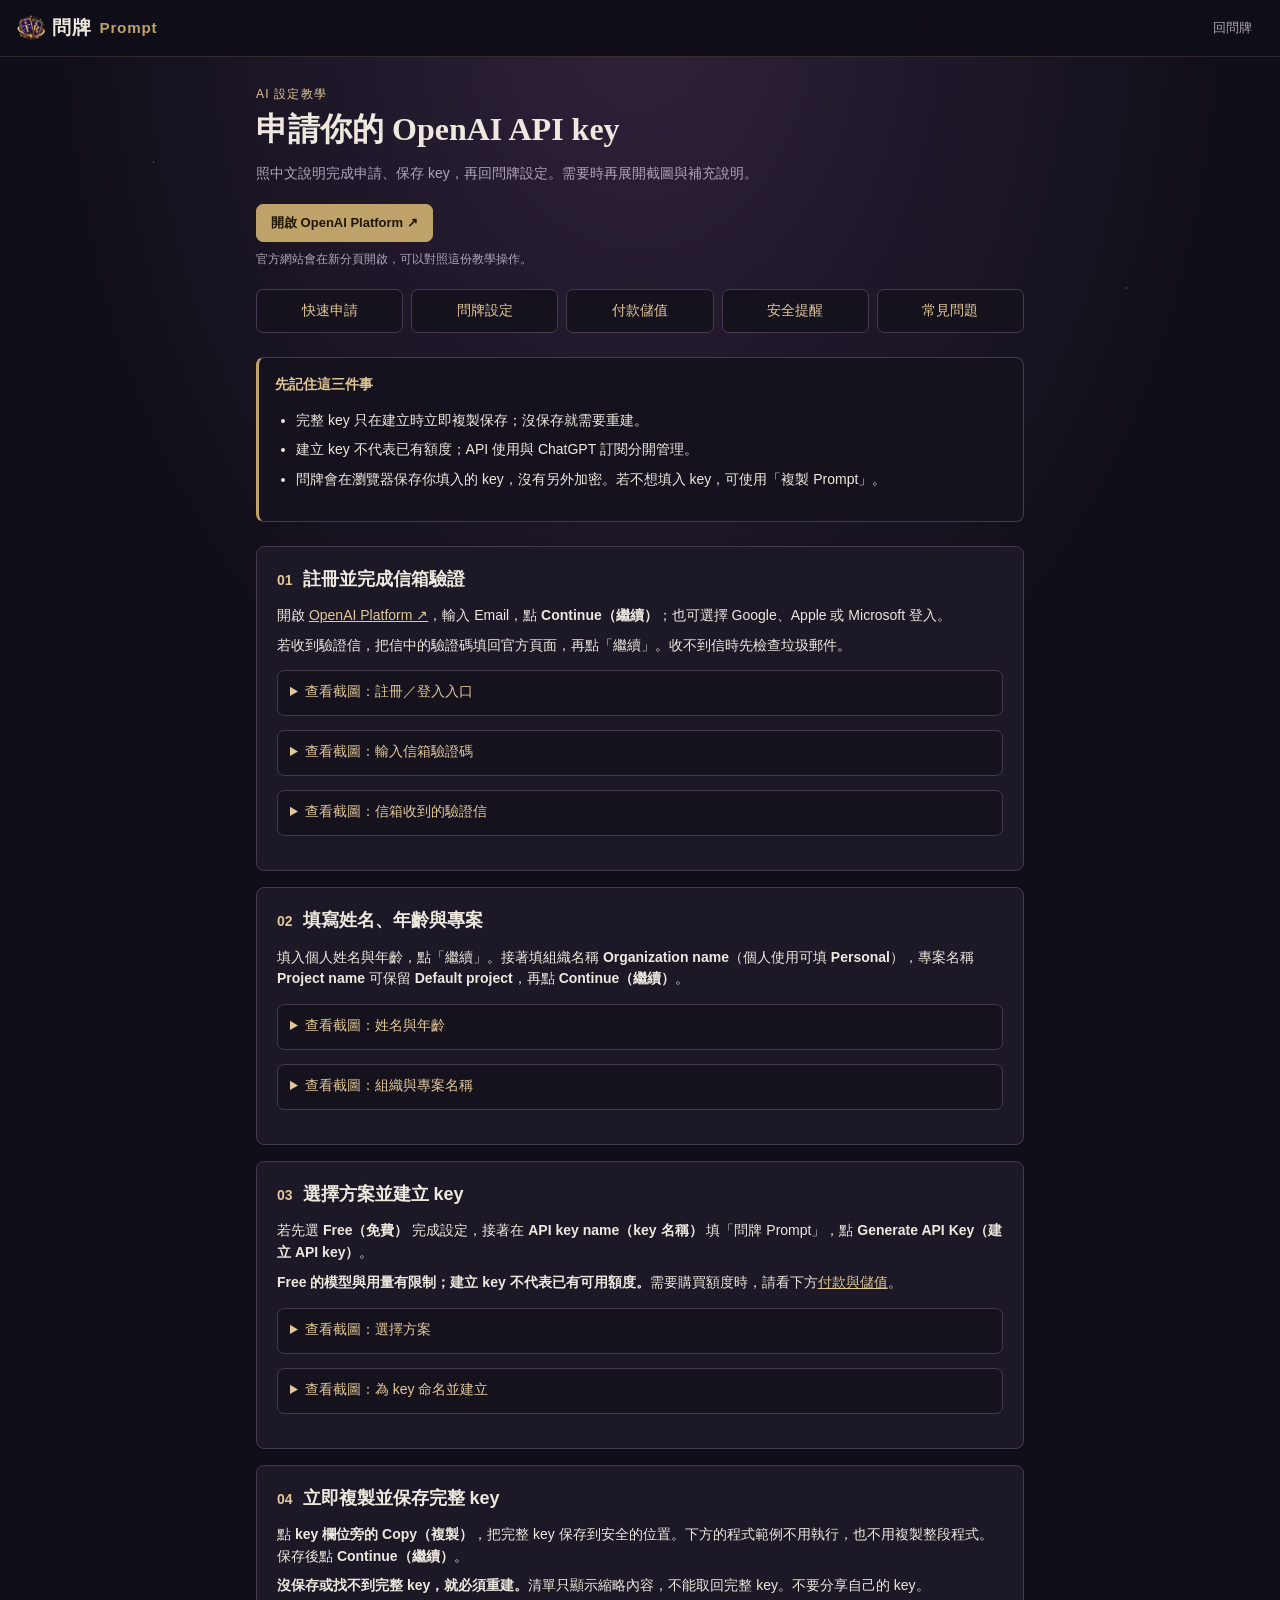
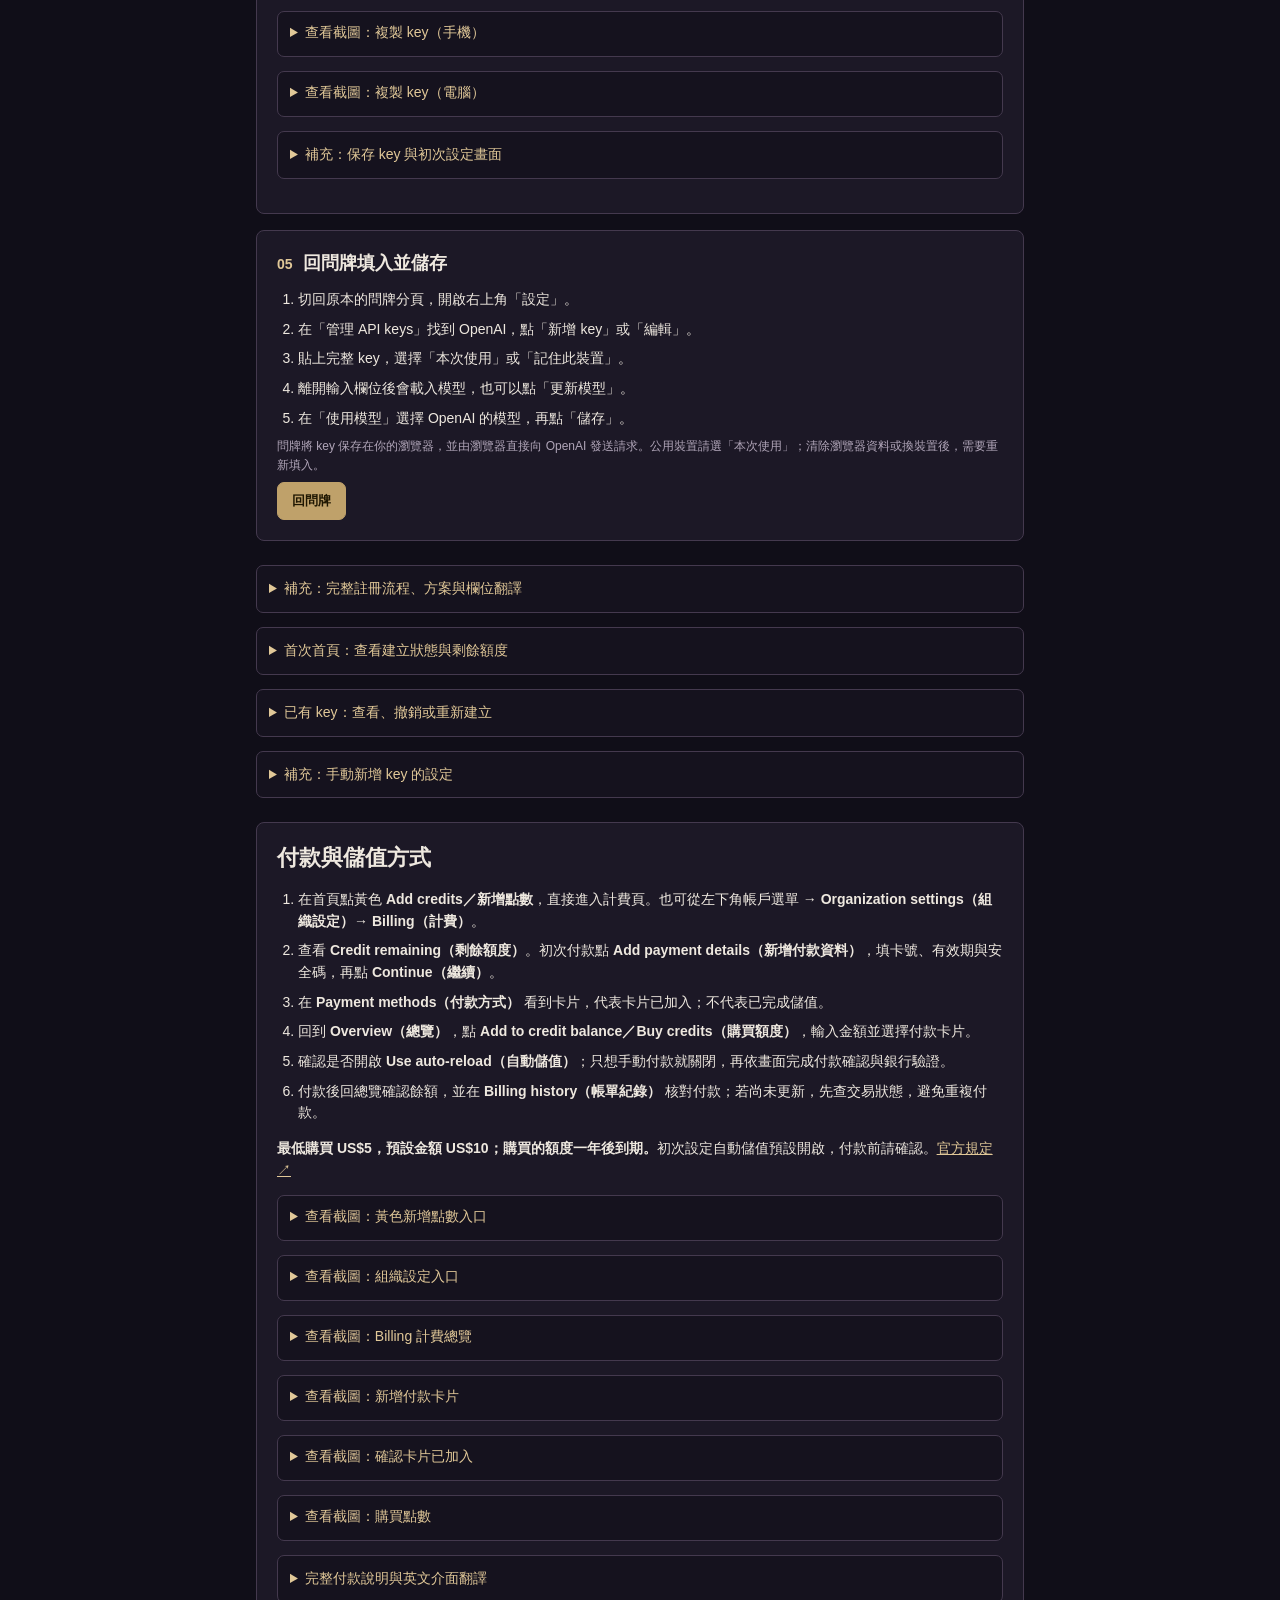
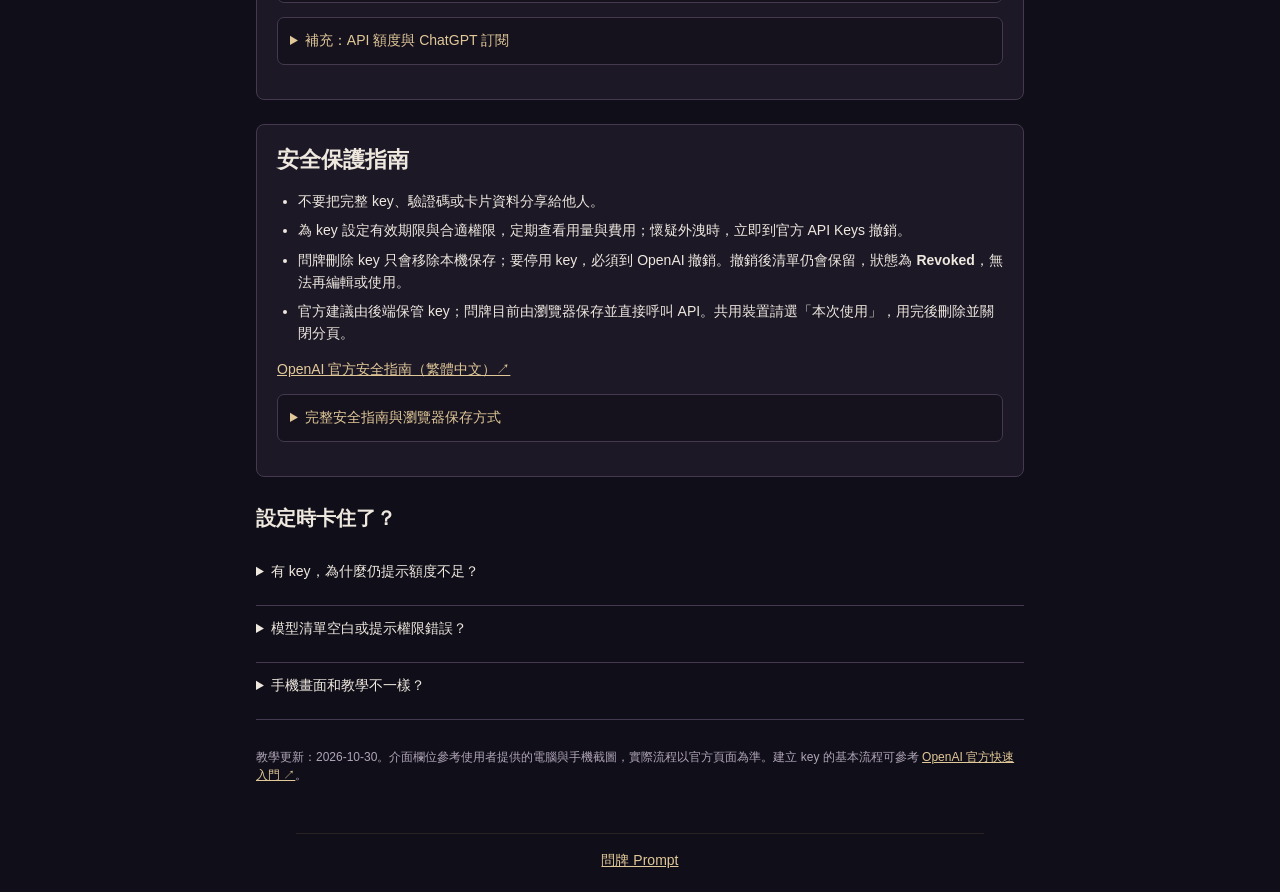
<file: openai-api-key.html>
<!doctype html>
<html lang="zh-Hant"><head>
  <meta charset="utf-8">
  <meta name="viewport" content="width=device-width, initial-scale=1, viewport-fit=cover">
  <meta http-equiv="Content-Security-Policy" content="default-src 'self'; script-src 'none'; style-src 'self'; img-src 'self' data:; object-src 'none'; base-uri 'none'; form-action 'none';">
  <title>OpenAI 註冊與 API key 申請教學｜問牌 Prompt</title>
  <meta name="description" content="OpenAI 註冊、Email 驗證、API key 申請、付款儲值與安全保護教學，手機與電腦都能跟著操作。">
  <meta name="theme-color" content="#100e18">
  <link rel="canonical" href="https://tarot.stack-base.com/openai-api-key.html">
  <link rel="icon" href="favicon.ico" sizes="any">
  <link rel="stylesheet" href="css/style.css?v=20261030l">
</head>
<body class="guide-page">
  <a class="skip-link" href="#guide">跳到教學內容</a>
  <header class="topbar">
    <a class="brand" href="./"><img class="brand-logo" src="icons/logo-128.png" alt="" width="30" height="30">問牌 <span>Prompt</span></a>
    <a class="topnav-btn" href="./">回問牌</a>
  </header>
  <main id="guide" class="view key-guide" tabindex="-1">
    <header class="guide-intro">
      <p class="guide-eyebrow">AI 設定教學</p>
      <h1>申請你的 OpenAI API key</h1>
      <p class="muted">照中文說明完成申請、保存 key，再回問牌設定。需要時再展開截圖與補充說明。</p>
      <a class="btn btn-primary" href="https://platform.openai.com/home" target="_blank" rel="noopener noreferrer">開啟 OpenAI Platform ↗</a>
      <p class="small muted">官方網站會在新分頁開啟，可以對照這份教學操作。</p>
    </header>

    <nav class="guide-nav" aria-label="教學章節">
      <a href="#signup">快速申請</a><a href="#use-key">問牌設定</a>
      <a href="#payment">付款儲值</a>
      <a href="#security">安全提醒</a>
    <a href="#faq">常見問題</a></nav>

    <aside class="guide-note"><strong>先記住這三件事</strong><ul class="guide-checklist"><li>完整 key 只在建立時立即複製保存；沒保存就需要重建。</li><li>建立 key 不代表已有額度；API 使用與 ChatGPT 訂閱分開管理。</li><li>問牌會在瀏覽器保存你填入的 key，沒有另外加密。若不想填入 key，可使用「複製 Prompt」。</li></ul></aside>

    <ol class="guide-steps"><li id="signup"><h2>註冊並完成信箱驗證</h2><div class="guide-quick-copy"><p>開啟 <a href="https://platform.openai.com/" target="_blank" rel="noopener noreferrer">OpenAI Platform ↗</a>，輸入 Email，點 <b>Continue（繼續）</b>；也可選擇 Google、Apple 或 Microsoft 登入。</p><p>若收到驗證信，把信中的驗證碼填回官方頁面，再點「繼續」。收不到信時先檢查垃圾郵件。</p></div><details class="guide-screenshot"><summary>查看截圖：註冊／登入入口</summary><figure class="guide-shot">
          <a href="images/guide/openai-first-visit.png" target="_blank" rel="noopener noreferrer" aria-label="另開放大首次開啟 OpenAI Platform 的畫面"><img src="images/guide/openai-first-visit.png" alt="首次開啟 OpenAI Platform，中央可輸入 Email，或選擇畫面提供的其他登入方式。" width="2547" height="1453"></a>
          <figcaption>首次開啟、尚未登入時的入口。點圖可另開放大。</figcaption>
        </figure></details><details class="guide-screenshot"><summary>查看截圖：輸入信箱驗證碼</summary><figure class="guide-shot">
          <a href="images/guide/openai-email-signup.png" target="_blank" rel="noopener noreferrer" aria-label="另開放大 Email 註冊驗證畫面"><img src="images/guide/openai-email-signup.png" alt="Email 註冊後的驗證畫面，要求輸入寄到信箱的驗證碼；Email 已遮蔽。" width="2547" height="1453" loading="lazy"></a>
          <figcaption>Email 註冊時的驗證步驟；圖片中的 Email 已事先遮蔽。驗證碼只填在官方頁面。</figcaption>
        </figure></details><details class="guide-screenshot"><summary>查看截圖：信箱收到的驗證信</summary><figure class="guide-shot guide-shot--mobile">
          <a href="images/guide/openai-verification-email-redacted.png" target="_blank" rel="noopener noreferrer" aria-label="另開放大驗證信截圖（驗證碼已遮蔽）"><img src="images/guide/openai-verification-email-redacted.png" alt="手機信箱收到 OpenAI 臨時驗證碼的信件，驗證碼區域已遮蔽。" loading="lazy"></a>
          <figcaption>信箱收到的驗證信。只保存遮蔽後的教學圖片；驗證碼不要分享給其他人。</figcaption>
        </figure></details></li><li><h2>填寫姓名、年齡與專案</h2><div class="guide-quick-copy"><p>填入個人姓名與年齡，點「繼續」。接著填組織名稱 <b>Organization name</b>（個人使用可填 <b>Personal</b>），專案名稱 <b>Project name</b> 可保留 <b>Default project</b>，再點 <b>Continue（繼續）</b>。</p></div><details class="guide-screenshot"><summary>查看截圖：姓名與年齡</summary><figure class="guide-shot guide-shot--mobile">
          <a href="images/guide/openai-name-age.png" target="_blank" rel="noopener noreferrer" aria-label="另開放大填寫個人姓名與年齡的畫面"><img src="images/guide/openai-name-age.png" alt="驗證碼通過後的個人資料畫面，包含全名、年齡欄位與繼續按鈕。" width="563" height="1001" loading="lazy"></a>
          <figcaption>通過 Email 驗證後，填寫個人姓名與年齡，再點「繼續」。</figcaption>
        </figure></details><details class="guide-screenshot"><summary>查看截圖：組織與專案名稱</summary><figure class="guide-shot guide-shot--mobile">
          <a href="images/guide/openai-organization-project.png" target="_blank" rel="noopener noreferrer" aria-label="另開放大建立組織與第一個專案的畫面"><img src="images/guide/openai-organization-project.png" alt="OpenAI Platform 歡迎畫面，包含 Organization name、Project name 與 Continue 按鈕；登入信箱已遮蔽。" width="563" height="1001" loading="lazy"></a>
          <figcaption>姓名與年齡之後的步驟：設定組織與第一個專案，再點 Continue。信箱已遮蔽。</figcaption>
        </figure></details></li><li><h2>選擇方案並建立 key</h2><div class="guide-quick-copy"><p>若先選 <b>Free（免費）</b> 完成設定，接著在 <b>API key name（key 名稱）</b> 填「問牌 Prompt」，點 <b>Generate API Key（建立 API key）</b>。</p><p><strong>Free 的模型與用量有限制；建立 key 不代表已有可用額度。</strong>需要購買額度時，請看下方<a href="#payment">付款與儲值</a>。</p></div><details class="guide-screenshot"><summary>查看截圖：選擇方案</summary><figure class="guide-shot">
          <a href="images/guide/openai-choose-plan.png" target="_blank" rel="noopener noreferrer" aria-label="另開放大選擇 API 方案的畫面"><img src="images/guide/openai-choose-plan.png" alt="建立組織與專案後的 Choose your plan 畫面，提供 Free、Build、Launch 選項，下方可填 API credits 並前往結帳。" width="2547" height="1453" loading="lazy"></a>
          <figcaption>建立組織與專案後，選擇 API 方案。截圖中的 Build 已選取，購買額度為 US$5；這只是畫面範例。</figcaption>
        </figure></details><details class="guide-screenshot"><summary>查看截圖：為 key 命名並建立</summary><figure class="guide-shot">
          <a href="images/guide/openai-free-generate-key.png" target="_blank" rel="noopener noreferrer" aria-label="另開放大選擇 Free 後建立 API key 的畫面"><img src="images/guide/openai-free-generate-key.png" alt="選擇 Free 後的 Make your first API call 畫面，包含 API key name、Generate API Key 與 I'll do this later。" width="2547" height="1453" loading="lazy"></a>
          <figcaption>Free 方案的下一步：為 key 命名並建立；也可選擇稍後處理。</figcaption>
        </figure></details></li><li id="save-key"><h2>立即複製並保存完整 key</h2><div class="guide-quick-copy"><p>點 <b>key 欄位旁的 Copy（複製）</b>，把完整 key 保存到安全的位置。下方的程式範例不用執行，也不用複製整段程式。保存後點 <b>Continue（繼續）</b>。</p><p><strong>沒保存或找不到完整 key，就必須重建。</strong>清單只顯示縮略內容，不能取回完整 key。不要分享自己的 key。</p></div><details class="guide-screenshot"><summary>查看截圖：複製 key（手機）</summary><figure class="guide-shot guide-shot--mobile">
          <a href="images/guide/openai-key-created-mobile.png" target="_blank" rel="noopener noreferrer" aria-label="另開放大手機版建立 key 完成畫面"><img src="images/guide/openai-key-created-mobile.png" alt="手機版建立 key 完成畫面，key 欄位旁有 Copy 按鈕，下方有程式呼叫範例。" loading="lazy"></a>
          <figcaption>手機版：點 key 欄位右側的 Copy。若要繼續完成初次設定，向下捲動尋找 Continue。</figcaption>
        </figure></details><details class="guide-screenshot"><summary>查看截圖：複製 key（電腦）</summary><figure class="guide-shot">
          <a href="images/guide/openai-key-created-desktop.png" target="_blank" rel="noopener noreferrer" aria-label="另開放大電腦版建立 key 完成畫面"><img src="images/guide/openai-key-created-desktop.png" alt="電腦版建立 key 完成畫面，上方有 Copy，下方有程式範例與 Continue。" loading="lazy"></a>
          <figcaption>電腦版：先 Copy 並保存 key，再點 Continue。請使用你自己建立的 key。</figcaption>
        </figure></details><details class="guide-extra"><summary>補充：保存 key 與初次設定畫面</summary><div class="guide-extra-body">

        <p>建立完成後，立即複製完整的 secret key，並放在你能安全保管的位置。不要把 key 貼到聊天、公開截圖或分享給別人。</p>
        <p>初次設定中點完 <b lang="en">Generate API Key</b> 後，會出現下方畫面。請點<strong>上方 key 欄位旁的 Copy</strong>，複製完整 key，再安全備份。下方 <b lang="en">Try out your new API key</b> 是程式呼叫範例；設定問牌只需貼上 key，無須執行範例或複製整段程式。</p>




        <p>保存完成後，點 <b lang="en">Continue</b> 進入首頁，依下一步確認額度，再<a href="#use-key">回問牌填入並儲存</a>。請使用你自己複製的完整 key。</p>
        <p>若忘記保存或懷疑外洩，回到官方 API Keys 頁面撤銷舊 key，再建立新的。<a href="https://developers.openai.com/api/docs/guides/production-best-practices" target="_blank" rel="noopener noreferrer">官方 key 管理說明 ↗</a></p>
      </div></details></li><li id="use-key"><h2>回問牌填入並儲存</h2>

        <ol class="guide-checklist">
          <li>切回原本的問牌分頁，開啟右上角「設定」。</li>
          <li>在「管理 API keys」找到 OpenAI，點「新增 key」或「編輯」。</li>
          <li>貼上完整 key，選擇「本次使用」或「記住此裝置」。</li>
          <li>離開輸入欄位後會載入模型，也可以點「更新模型」。</li>
          <li>在「使用模型」選擇 OpenAI 的模型，再點「儲存」。</li>
        </ol>
        <p class="muted small">問牌將 key 保存在你的瀏覽器，並由瀏覽器直接向 OpenAI 發送請求。公用裝置請選「本次使用」；清除瀏覽器資料或換裝置後，需要重新填入。</p>
        <a class="btn btn-primary" href="./">回問牌</a>
      </li></ol><details class="guide-extra"><summary>補充：完整註冊流程、方案與欄位翻譯</summary><div class="guide-extra-body">

        <p>第一次前往 <a href="https://platform.openai.com/" target="_blank" rel="noopener noreferrer">OpenAI Platform ↗</a>，尚未登入時會看到下方入口。可輸入 Email 並點 <b lang="en">Continue</b>，或使用畫面提供的 Google、Apple、Microsoft 等登入方式；依指示完成註冊或登入。</p>

        <p>使用 Email 註冊時，若出現「查看你的收件匣」，請到該信箱收取驗證碼，回到官方頁面輸入後點「繼續」。若沒收到信，先檢查垃圾郵件或使用「重新傳送電子郵件」。</p>

        <p>信箱中會收到 OpenAI 的臨時驗證碼信件，如下圖。請將<strong>你自己收到的驗證碼</strong>填回上一個官方驗證畫面；教學圖片中的驗證碼已遮蔽。</p>

        <p>輸入驗證碼並通過驗證後，會接著出現「你的年齡是？」畫面。請依欄位填入<strong>個人姓名與年齡</strong>，閱讀畫面上的條款與隱私權政策，再點「繼續」。</p>

        <p>填完姓名與年齡後，下一步是 <b lang="en">Welcome to OpenAI Platform</b>，需要為組織與第一個專案命名。</p>
        <dl class="guide-fields">
          <div><dt>Organization name</dt><dd>填入方便辨識的組織名稱；個人使用可填 <b lang="en">Personal</b>。</dd></div>
          <div><dt>Project name</dt><dd>可保留 <b lang="en">Default project</b>，或改為「問牌 Prompt」等容易辨識的名稱。</dd></div>
        </dl>
        <p>確認下方 <b lang="en">Signed in with</b> 顯示的是你要使用的帳戶，再點 <b lang="en">Continue</b> 繼續。若登入了其他帳戶，可先點 <b lang="en">Use another account</b> 切換。</p>

        <p>接著會顯示 <b lang="en">Choose your plan</b>，讓你選擇 API 使用方案。下圖是此步驟的畫面，方案與金額請以你的帳戶當下顯示為準。</p>
        <dl class="guide-fields">
          <div><dt>Free</dt><dd>畫面提供的免費體驗選項，模型與用量有限制；能否用於問牌，仍需確認可用模型與 API 權限。</dd></div>
          <div><dt>Build</dt><dd>截圖顯示從 US$5 起，可在下方 <b lang="en">API credits</b> 填寫購買額度，再點 <b lang="en">Continue to checkout</b> 前往結帳。</dd></div>
          <div><dt>Launch</dt><dd>截圖顯示從 US$100 起，提供較高用量與速率限制。請依實際需要選擇。</dd></div>
        </dl>

        <p>若選擇付費方案，結帳前先確認購買額度、總額與付款條件；詳細操作可看下方的<a href="#payment">付款與儲值方式</a>。畫面中的 tokens 數量是估算，實際可用量依模型與輸入／輸出內容而異。</p>
        <p>選擇 <b lang="en">Free</b> 後，會進入 <b lang="en">Make your first API call</b>。在 <b lang="en">API key name</b> 填入方便辨識的名稱，例如「問牌 Prompt」，再點 <b lang="en">Generate API Key</b> 建立 key。</p>

        <p>建立後，請立即<a href="#save-key">複製並妥善保存 key</a>，再<a href="#use-key">回問牌填入</a>，不必再重複建立。建立成功仍需確認 Free 方案的模型、用量與權限是否支援問牌。</p>
        <p>若暫時不建立，可點 <b lang="en">I'll do this later</b>，之後再從下方介紹的 <b lang="en">API Keys</b> 頁面建立。</p>
        <p class="muted small">依官方畫面完成其餘初次設定。進入首頁後，確認目前選取的專案，後面建立的 key 會屬於該專案。</p>
      </div></details><details class="guide-extra" id="first-home"><summary>首次首頁：查看建立狀態與剩餘額度</summary><div class="guide-extra-body">

        <p>完成初次設定後會進入 <b lang="en">Home</b>。下方是選擇 Free 並建立 key 後，第一次進入首頁的電腦版與手機版畫面。</p>
        <h3>電腦版首頁</h3>
        <details class="guide-screenshot"><summary>查看截圖：首次首頁（電腦）</summary><figure class="guide-shot">
          <a href="images/guide/openai-first-home-desktop.png" target="_blank" rel="noopener noreferrer" aria-label="另開放大首次進入首頁的電腦版畫面"><img src="images/guide/openai-first-home-desktop.png" alt="新帳戶電腦版 Home，Get started 的 Create an API key 已勾選，Credit remaining 為 US$0，並有新增點數按鈕。" width="2547" height="1453" loading="lazy"></a>
          <figcaption>電腦版：左側可進入 API Keys；首頁顯示初次設定進度與可用餘額。</figcaption>
        </figure></details>
        <h3>手機版首頁與餘額</h3>
        <details class="guide-screenshot"><summary>查看截圖：首次首頁（手機）</summary><figure class="guide-shot guide-shot--mobile">
          <a href="images/guide/openai-first-home-mobile.png" target="_blank" rel="noopener noreferrer" aria-label="另開放大首次進入首頁的手機版畫面"><img src="images/guide/openai-first-home-mobile.png" alt="手機版 Home 的 Get started 卡片，Create an API key 已勾選，下方有 Test models 與新增點數。" width="563" height="1001" loading="lazy"></a>
          <figcaption>手機版：Create an API key 的綠色勾選代表此項已完成。Dismiss 可收起入門提示。</figcaption>
        </figure></details>
        <p>手機版可向下捲動查看 <b lang="en">Credit remaining</b>。這個新帳戶範例顯示 <b lang="en">US$0.00</b>，表示此處的可用餘額為零；<strong>建立 key 不會自動完成儲值</strong>。實際可用功能仍依帳戶的免費方案與額度限制為準。</p>
        <details class="guide-screenshot"><summary>查看截圖：查看餘額（手機）</summary><figure class="guide-shot guide-shot--mobile">
          <a href="images/guide/openai-first-home-balance-mobile.png" target="_blank" rel="noopener noreferrer" aria-label="另開放大手機版首次進入首頁的餘額畫面"><img src="images/guide/openai-first-home-balance-mobile.png" alt="手機版首頁向下捲動後，Credit remaining 顯示 US$0.00，下方有新增點數按鈕。" width="563" height="1001" loading="lazy"></a>
          <figcaption>手機版向下捲動後的餘額區塊，黃色「新增點數」可前往購買 API 額度。</figcaption>
        </figure></details>
        <p>需要購買額度時，點「新增點數」或畫面中的「前往帳單」，再依<a href="#payment">付款與儲值方式</a>操作。<b lang="en">Test models</b> 與開發者快速入門可依需要使用；回問牌設定只需保存好的 key。</p>
      </div></details><details class="guide-extra" id="manage-keys"><summary>已有 key：查看、撤銷或重新建立</summary><div class="guide-extra-body">

        <p>若已在初次設定中建立並保存 key，可直接<a href="#use-key">回問牌填入</a>。以下適用於選擇稍後建立，或之後需要新增／管理 key 的情況。</p>
        <p><strong>電腦：</strong>點左側選單的 <b lang="en">API Keys</b>。</p>
        <p><strong>手機：</strong>點右上角的選單圖示「☰」，在 <b lang="en">Dashboard</b> 下找到 <b lang="en">API Keys</b>。</p>
        <p>也可以直接開啟 <a href="https://platform.openai.com/api-keys" target="_blank" rel="noopener noreferrer">官方 API Keys 頁面 ↗</a>。</p>
        <p>若已在初次設定中建立 key，進入清單就能看到它。下圖的 <b lang="en">1 result</b> 與 <b lang="en">My Test Key</b>，表示此範例已經有一把 key。<strong>只有在建立當下已複製並保存完整 key，才可以直接沿用，不必重建。</strong></p>
        <h3>電腦版：確認已建立的 key</h3>
        <details class="guide-screenshot"><summary>查看截圖：已建立的 key（電腦）</summary><figure class="guide-shot">
          <a href="images/guide/openai-api-keys-desktop.png" target="_blank" rel="noopener noreferrer" aria-label="另開放大電腦版 API Keys 清單"><img src="images/guide/openai-api-keys-desktop.png" alt="電腦版 API Keys 清單顯示一筆 My Test Key，狀態為 Active；右上角可建立新的 secret key。" width="2547" height="1453" loading="lazy"></a>
          <figcaption>電腦版：清單已有 My Test Key，Status 顯示 Active；可在同一列查看建立日期、到期日與權限。</figcaption>
        </figure></details>
        <h3>手機版：同樣可看到已建立的 key</h3>
        <details class="guide-screenshot"><summary>查看截圖：已建立的 key（手機）</summary><figure class="guide-shot guide-shot--mobile">
          <a href="images/guide/openai-api-keys-mobile.png" target="_blank" rel="noopener noreferrer" aria-label="另開放大手機版 API Keys 清單"><img src="images/guide/openai-api-keys-mobile.png" alt="手機版 API Keys 清單顯示 1 result 與 My Test Key，該列右側有編輯與刪除圖示。" width="563" height="1001" loading="lazy"></a>
          <figcaption>手機版：下方清單可看到 My Test Key。欄位較多時，可在表格內左右滑動查看。</figcaption>
        </figure></details>
        <p><strong>清單中的縮略 Secret Key 與 Tracking ID 都不能取代完整 key。</strong>回問牌時請貼上建立當下複製並保存的完整 key；不要將 Tracking ID 旁的複製圖示誤認為複製完整 secret key。</p>
        <p>已保存完整 key 時，可直接<a href="#use-key">回問牌填入</a>。<strong>如果建立時沒有保存，或已經找不到完整 key，就必須重新建立</strong>；清單無法重新顯示完整 secret key。請點 <b lang="en">＋ Create new secret key</b>，依下一步填寫，並在建立後立即複製保存。</p>
        <p>忘記內容或不再使用的舊 key，可以在清單該列右側點垃圾桶圖示撤銷。<strong>撤銷後，該筆資料仍會留在清單中，狀態改為 Revoked，且無法再編輯或使用。</strong>使用那把 key 的應用程式也無法再用它發送請求；若仍有應用程式在使用，先更新為新 key，再撤銷舊 key。</p>
      </div></details><details class="guide-extra"><summary>補充：手動新增 key 的設定</summary><div class="guide-extra-body">

        <p>在 <b lang="en">Create new secret key</b> 視窗中，依照以下方式設定：</p>
        <dl class="guide-fields">
          <div><dt>Owned by</dt><dd>個人使用選 <b lang="en">You</b>。</dd></div>
          <div><dt>Name <span class="muted">（選填）</span></dt><dd>填入方便辨識的名稱，例如「問牌 Prompt」。</dd></div>
          <div><dt>Project</dt><dd>選擇要使用的專案；若只有 <b lang="en">Default project</b>，可以選它。</dd></div>
          <div><dt>有效期限</dt><dd>若有此欄位，選擇適合的到期時間。到期後需建立新 key 並回問牌更新；部分手機畫面可能不顯示此欄。</dd></div>
          <div><dt>Permissions</dt><dd><b lang="en">All</b> 可用來完成設定，但權限較廣。若熟悉權限設定，可選 <b lang="en">Restricted</b>，允許讀取模型清單與呼叫 Chat Completions。<b lang="en">Read only</b> 無法產生 AI 回覆。</dd></div>
        </dl>
        <p>確認後，點 <b lang="en">Create secret key</b>。若按鈕無法點選，先檢查專案、有效期限等欄位是否已依畫面要求完成。</p>
      </div></details>

    <section id="payment" class="guide-section" aria-labelledby="paymentTitle"><h2 id="paymentTitle">付款與儲值方式</h2><ol class="guide-checklist"><li>在首頁點黃色 <b>Add credits／新增點數</b>，直接進入計費頁。也可從左下角帳戶選單 → <b>Organization settings（組織設定）→ Billing（計費）</b>。</li><li>查看 <b>Credit remaining（剩餘額度）</b>。初次付款點 <b>Add payment details（新增付款資料）</b>，填卡號、有效期與安全碼，再點 <b>Continue（繼續）</b>。</li><li>在 <b>Payment methods（付款方式）</b> 看到卡片，代表卡片已加入；不代表已完成儲值。</li><li>回到 <b>Overview（總覽）</b>，點 <b>Add to credit balance／Buy credits（購買額度）</b>，輸入金額並選擇付款卡片。</li><li>確認是否開啟 <b>Use auto-reload（自動儲值）</b>；只想手動付款就關閉，再依畫面完成付款確認與銀行驗證。</li><li>付款後回總覽確認餘額，並在 <b>Billing history（帳單紀錄）</b> 核對付款；若尚未更新，先查交易狀態，避免重複付款。</li></ol><p><strong>最低購買 US$5，預設金額 US$10；購買的額度一年後到期。</strong>初次設定自動儲值預設開啟，付款前請確認。<a href="https://help.openai.com/en/articles/8264644-setting-up-and-managing-prepaid-api-billing" target="_blank" rel="noopener noreferrer">官方規定 ↗</a></p><details class="guide-screenshot"><summary>查看截圖：黃色新增點數入口</summary><figure class="guide-shot">
        <a href="images/guide/openai-home.png" target="_blank" rel="noopener noreferrer" aria-label="另開放大首頁新增點數入口"><img src="images/guide/openai-home.png" alt="OpenAI Home 首頁，Credit remaining 區塊中的黃色 Add credits（新增點數）按鈕是儲值入口。" width="2547" height="1453" loading="lazy"></a>
        <figcaption>方式一：點首頁餘額區塊的黃色「新增點數」（英文介面為 Add credits）。</figcaption>
      </figure></details><details class="guide-screenshot"><summary>查看截圖：組織設定入口</summary><figure class="guide-shot guide-shot--mobile">
        <a href="images/guide/openai-organization-settings-menu.png" target="_blank" rel="noopener noreferrer" aria-label="另開放大帳戶選單中的 Organization settings 入口"><img src="images/guide/openai-organization-settings-menu.png" alt="左下角帳戶選單已展開，紅框標出 Organization settings，從此處進入組織設定再開啟 Billing。" loading="lazy"></a>
        <figcaption>方式二：展開左下角帳戶選單 → Organization settings → Billing。</figcaption>
      </figure></details><details class="guide-screenshot"><summary>查看截圖：Billing 計費總覽</summary><figure class="guide-shot">
        <a href="images/guide/openai-billing-overview.png" target="_blank" rel="noopener noreferrer" aria-label="另開放大 Billing 計費總覽畫面"><img src="images/guide/openai-billing-overview.png" alt="Billing 的 Overview 分頁，顯示 Free trial、Credit remaining US$0.00，以及 Add payment details 與 View usage 按鈕。" width="2547" height="1453" loading="lazy"></a>
        <figcaption>Billing → Overview：初次尚未設定付款方式的範例。點首頁「新增點數」也會直接到此畫面。</figcaption>
      </figure></details><details class="guide-screenshot"><summary>查看截圖：新增付款卡片</summary><figure class="guide-shot">
        <a href="images/guide/openai-add-payment-details.png" target="_blank" rel="noopener noreferrer" aria-label="另開放大新增付款資料視窗"><img src="images/guide/openai-add-payment-details.png" alt="Add payment details 視窗，包含卡號、有效期、安全碼欄位，以及 Cancel 和 Continue 按鈕；所有欄位皆為空白。" loading="lazy"></a>
        <figcaption>新增付款資料：填寫卡號、有效期與安全碼，再點 Continue。</figcaption>
      </figure></details><details class="guide-screenshot"><summary>查看截圖：確認卡片已加入</summary><figure class="guide-shot">
        <a href="images/guide/openai-payment-methods-card.png" target="_blank" rel="noopener noreferrer" aria-label="另開放大付款方式中已新增卡片的畫面"><img src="images/guide/openai-payment-methods-card.png" alt="Billing 的 Payment methods 分頁顯示已新增的 Visa 卡片，標記為 Default，下方有 Delete 與 Add payment method。" loading="lazy"></a>
        <figcaption>Payment methods 中出現卡片，表示付款方式已加入帳戶。卡片有效期已事先遮蔽。</figcaption>
      </figure></details><details class="guide-screenshot"><summary>查看截圖：購買點數</summary><figure class="guide-shot">
        <a href="images/guide/openai-buy-credits.png" target="_blank" rel="noopener noreferrer" aria-label="另開放大購買 API 點數的畫面"><img src="images/guide/openai-buy-credits.png" alt="Add to credit balance 視窗，Amount to add 為 10 美元，提示可輸入 5 至 4992 美元，並可選擇付款卡片後點 Continue。" loading="lazy"></a>
        <figcaption>購買 API 點數的範例：輸入金額、選擇付款方式，再點 Continue。</figcaption>
      </figure></details><details class="guide-extra"><summary>完整付款說明與英文介面翻譯</summary><div class="guide-extra-body">

      <p>API 的付款與 ChatGPT 訂閱分開管理。先查看 API 組織的可用額度，再決定是否儲值；有訂閱優惠額度時，也要先確認已領取到正確的組織。</p>
      <h3>1. 開啟官方計費頁面</h3>
      <p><strong>方式一：從首頁點黃色「新增點數」。</strong>在 <b lang="en">Home</b> 找到 <b lang="en">Credit remaining</b> 餘額區塊，點下方黃色「新增點數」按鈕，會直接進入下方的 <b lang="en">Billing</b> 畫面，不必再操作左側功能選單。手機版可向下捲動找到同一個餘額區塊。</p>

      <p><strong>方式二：從左下角帳戶選單進入組織設定。</strong>點左側欄底部的帳戶／組織區塊，展開選單後，點圖中紅框標示的 <b lang="en">Organization settings</b>，再在組織設定中找到 <b lang="en">Billing</b>。</p>

      <p>也可直接開啟<a href="https://platform.openai.com/settings/organization/billing/overview" target="_blank" rel="noopener noreferrer">官方 Billing 計費頁面 ↗</a>。若有多個組織，先確認目前選取的組織是 key 所屬的組織；看不到付款設定時，請確認自己有管理計費的權限。</p>
      <p><strong>兩條路徑最後都會到這個 Billing 畫面。</strong>從 <b lang="en">Organization settings</b> 進入時，請點左側的 <b lang="en">Billing</b>；若剛才已點黃色「新增點數」，可直接從這裡繼續。</p>

      <h3>看懂 Billing 畫面的重點</h3>
      <p>在這個畫面，可以看到目前方案為 <b lang="en">Free trial</b>（免費試用），以及 <b lang="en">Credit remaining</b>（剩餘額度）。圖中的剩餘額度為 <b lang="en">US$0.00</b>，也就是目前顯示的 API 餘額為零。</p>
      <p><b lang="en">Billing</b> 是「計費／帳務」。目前選取的 <b lang="en">Overview</b> 是「總覽」，可查看目前方案與剩餘額度，並進入付款與帳務設定。</p>
      <dl class="guide-fields">
        <div><dt>Free trial</dt><dd>「免費試用」，是此範例帳戶目前顯示的方案。是否還有可用額度，請看下方的 Credit remaining。</dd></div>
        <div><dt>Credit remaining</dt><dd>「剩餘額度」。圖中的 <b lang="en">US$0.00</b> 表示此處顯示的 API 餘額為零。</dd></div>
        <div><dt>API credits are separate from ChatGPT.</dt><dd>「API 額度與 ChatGPT 分開管理」。儲值 API 額度與購買 ChatGPT 訂閱是不同操作。</dd></div>
        <div><dt>Manage your subscription</dt><dd>「管理你的訂閱」。這個連結是管理 ChatGPT 訂閱；本次要設定 API 付款資料，請使用下方的 Add payment details。</dd></div>
        <div><dt>Add payment details</dt><dd>「新增付款資料」。<strong>第一次設定付款與儲值，請先點這個按鈕</strong>，再依接下來的畫面填寫。</dd></div>
        <div><dt>View usage</dt><dd>「查看用量」。用來查看 API 使用情形與消耗，並非儲值按鈕。</dd></div>
      </dl>
      <p>上方分頁與下方功能入口，可以依需要查看：</p>
      <dl class="guide-fields">
        <div><dt>Payment methods</dt><dd>「付款方式」。下方的 Add or change payment method 是「新增或變更付款方式」，例如管理付款卡片。</dd></div>
        <div><dt>Billing history</dt><dd>「帳單紀錄」。View past and current invoices 是「查看過去與目前的帳單」。</dd></div>
        <div><dt>Credit grants</dt><dd>「獲授額度」。查看帳戶獲得的額度資訊；是否有可用額度，以帳戶實際內容為準。</dd></div>
        <div><dt>Preferences</dt><dd>「偏好設定」。Manage billing information 是「管理帳務資料」。</dd></div>
        <div><dt>Promotions</dt><dd>「優惠活動」。查看平台提供的優惠相關資訊；是否適用，以帳戶顯示為準。</dd></div>
        <div><dt>Usage limits</dt><dd>「用量限制」。Set monthly spend limits 是「設定每月支出上限」。提醒與硬上限的差別，請看下方「設定費用提醒與用量上限」。</dd></div>
        <div><dt>Pricing</dt><dd>「價格」。View pricing and FAQs 是「查看價格與常見問題」，可用來了解模型費率。</dd></div>
      </dl>
      <p><strong>接下來請點 Add payment details（新增付款資料）</strong>，繼續設定付款方式。</p>
      <h3>2. 新增付款方式並手動儲值</h3>
      <p>點 <b lang="en">Add payment details</b> 後，會出現下方的「新增付款資料」視窗。上方英文說明的意思是：請填入信用卡資料；這張卡會儲存在你的帳戶，之後可以移除。</p>

      <dl class="guide-fields">
        <div><dt>卡號</dt><dd>填入信用卡卡號。截圖右側顯示 Visa、Mastercard、JCB 與 American Express 標誌；實際是否接受該卡，仍以官方付款結果為準。</dd></div>
        <div><dt>有效期</dt><dd>填入卡片的到期月份與年份，依欄位顯示的格式輸入。</dd></div>
        <div><dt>安全碼</dt><dd>填入卡片上的 CVC／CVV 安全碼，通常為 3 或 4 碼；不是提款密碼，也不是銀行簡訊驗證碼。</dd></div>
        <div><dt>Cancel</dt><dd>「取消」，關閉這個視窗。</dd></div>
        <div><dt>Continue</dt><dd>「繼續」。確認資料後點此按鈕，依接下來的官方畫面完成後續步驟。</dd></div>
      </dl>
      <p>請只在 OpenAI 官方付款視窗填入卡片資料。這一步是新增付款資料，<strong>還需依後續畫面確認儲值金額與付款結果</strong>，不能只因填完卡片就認定額度已入帳。</p>
      <h3>確認付款方式已新增</h3>
      <p>依畫面指示完成後，開啟 <b lang="en">Billing → Payment methods</b>（付款方式）。如果設定成功，這裡應該會看到剛新增的卡片，如下圖。</p>

      <dl class="guide-fields">
        <div><dt>Payment methods</dt><dd>「付款方式」。可在此確認帳戶目前保存的卡片。</dd></div>
        <div><dt>卡片標誌與末四碼</dt><dd>用來辨識是哪張卡片，請核對是否為你剛新增的卡片。</dd></div>
        <div><dt>Default</dt><dd>「預設付款方式」，表示這張卡目前被設為預設卡片。</dd></div>
        <div><dt>Delete</dt><dd>「刪除」，用來移除這個付款方式。</dd></div>
        <div><dt>Add payment method</dt><dd>「新增付款方式」，需要加入其他卡片時使用。</dd></div>
      </dl>
      <p><strong>看得到卡片，代表付款方式已設定；是否已儲值成功，要另外確認剩餘額度與交易紀錄。</strong></p>
      <h3>購買點數：Add to credit balance</h3>
      <p>開啟購買額度入口後，會出現 <b lang="en">Add to credit balance</b>（增加可用額度）視窗。先輸入購買金額並確認付款卡片，再點 <b lang="en">Continue</b> 繼續。</p>

      <dl class="guide-fields">
        <div><dt>Amount to add</dt><dd>「要增加的金額」，以美元計價。圖中的 10 代表購買 US$10 的 API 額度。</dd></div>
        <div><dt>Enter an amount between $5 and $4992</dt><dd>「請輸入 US$5 至 US$4,992 之間的金額」。這是截圖中該帳戶當下可輸入的範圍；上限會受帳戶的信任等級與可持有額度限制影響，請以自己的畫面為準。</dd></div>
        <div><dt>Model pricing</dt><dd>「模型價格」，可查看不同模型的 API 費率。</dd></div>
        <div><dt>Payment method</dt><dd>「付款方式」，選擇本次要扣款的卡片。</dd></div>
        <div><dt>Add payment method</dt><dd>「新增付款方式」，需要換用尚未加入的卡片時使用。</dd></div>
        <div><dt>Cancel／Continue</dt><dd>「取消／繼續」。確認購買金額與卡片後，點 Continue，依後續畫面完成付款確認。</dd></div>
      </dl>
      <p><strong>官方規定最低購買 US$5，預設購買金額為 US$10。</strong>預設值不等於最低金額；你可以依畫面允許的範圍調整。官方也說明，購買的額度會在一年後到期。<a href="https://help.openai.com/en/articles/8264644-setting-up-and-managing-prepaid-api-billing" target="_blank" rel="noopener noreferrer">官方預付 API 計費說明 ↗</a>（查核日期：2026-10-30）</p>
      <h3>後續付款與入帳確認</h3>
      <ol class="guide-checklist">
        <li>回到 <b lang="en">Billing → Overview</b>（總覽），先查看 <b lang="en">Credit remaining</b>（剩餘額度）。如果剛才的流程已完成儲值，請先核對金額與交易紀錄，避免再次購買。</li>
        <li>需要購買額度時，點畫面提供的 <b lang="en">Add to credit balance</b>／<b lang="en">Add credits</b>（新增額度／點數）或相應購買入口；按鈕名稱以實際畫面為準。</li>
        <li>輸入要購買的 API credits 金額，確認付款卡片與帳單資料。第一次可先從畫面允許的小額開始，並閱讀計價幣別、總額、額度有效期限與退款條件。</li>
        <li>確認是否啟用自動儲值，再依官方畫面提交付款；如銀行要求驗證，請在銀行提供的驗證流程完成。</li>
        <li>付款完成後，回到 <b lang="en">Overview</b> 確認剩餘額度，並在 <b lang="en">Billing history</b> 查看交易／帳單紀錄。若餘額尚未更新，稍候重新整理並先查交易狀態，避免重複付款。</li>
        <li>確認可用額度後，<a href="#use-key">回問牌填入完整 key、選擇模型並儲存</a>。新增卡片或儲值，都不會自動替問牌完成設定。</li>
      </ol>
      <p class="muted small">購買上限、可用付款方式與其他條件請以帳戶當下的官方結帳畫面為準。問牌不代收款，也不需要你的卡號、銀行驗證碼或付款截圖。</p>
      <h3>3. 決定是否啟用自動儲值</h3>
      <p><b lang="en">Auto recharge</b>／<b lang="en">Use auto-reload</b> 是「自動儲值」。官方說明初次設定時預設開啟 Use auto-reload；只想手動購買額度，請在確認付款前關閉。若保留開啟，請檢查觸發餘額門檻、要補回的目標餘額與每月自動儲值上限。</p>
      <p><strong>自動儲值上限與 API 使用費用上限是不同設定。</strong>前者控制自動購買額度，後者控制 API 花費。請另外檢查下一項的用量限制。</p>
      <h3>4. 設定費用提醒與用量上限</h3>
      <p>在<a href="https://platform.openai.com/settings/organization/limits" target="_blank" rel="noopener noreferrer">組織 Limits ↗</a> 或專案的 Limits 中設定每月預算。<b lang="en">Spend alert</b> 只會提醒；若要達到設定額度後阻擋請求，需確認已啟用 <b lang="en">Enforce a hard limit</b>。限制生效可能有延遲，實際記錄費用仍可能略高於設定值。<a href="https://developers.openai.com/api/docs/guides/spend-limits" target="_blank" rel="noopener noreferrer">官方費用上限說明 ↗</a></p>
      <p>使用後可到<a href="https://platform.openai.com/usage" target="_blank" rel="noopener noreferrer">官方 Usage 用量頁 ↗</a>核對消耗；費率請查看<a href="https://developers.openai.com/api/docs/pricing" target="_blank" rel="noopener noreferrer">官方 API 價格 ↗</a>。儲值成功不會自動替問牌選模型，仍需回設定頁選擇模型並儲存。</p>
    </div></details><details class="guide-extra"><summary>補充：API 額度與 ChatGPT 訂閱</summary><div class="guide-extra-body">
      <strong>先確認 API 額度與費用</strong>
      <p>建立 key 不代表已取得可用額度。請在 OpenAI Platform 確認餘額與計費設定；API 使用量會依模型計費。符合資格的 ChatGPT 訂閱可能有可領取的 API credits，是否適用請以你的帳戶為準。<a href="https://developers.openai.com/api/docs/guides/chatgpt-api-credits" target="_blank" rel="noopener noreferrer">查看官方額度說明 ↗</a></p>
      <p>如果暫時不想設定 key，仍可用問牌抽牌、複製 Prompt，再貼到你使用的 AI 聊天工具。需要付費使用時，可先看下方的<a href="#payment">付款與儲值方式</a>。</p>
    </div></details></section>

    <section id="security" class="guide-section" aria-labelledby="securityTitle"><h2 id="securityTitle">安全保護指南</h2><ul class="guide-checklist"><li>不要把完整 key、驗證碼或卡片資料分享給他人。</li><li>為 key 設定有效期限與合適權限，定期查看用量與費用；懷疑外洩時，立即到官方 API Keys 撤銷。</li><li>問牌刪除 key 只會移除本機保存；要停用 key，必須到 OpenAI 撤銷。撤銷後清單仍會保留，狀態為 <b>Revoked</b>，無法再編輯或使用。</li><li>官方建議由後端保管 key；問牌目前由瀏覽器保存並直接呼叫 API。共用裝置請選「本次使用」，用完後刪除並關閉分頁。</li></ul><p><a href="https://help.openai.com/zh-hant/articles/5112595-best-practices-for-api-key-safety" target="_blank" rel="noopener noreferrer">OpenAI 官方安全指南（繁體中文）↗</a></p><details class="guide-extra"><summary>完整安全指南與瀏覽器保存方式</summary><div class="guide-extra-body">

      <p><a href="https://help.openai.com/zh-hant/articles/5112595-best-practices-for-api-key-safety" target="_blank" rel="noopener noreferrer">閱讀 OpenAI 官方說明：API 金鑰安全的最佳實踐（繁體中文）↗</a></p>
      <aside class="guide-note">
        <strong>官方建議與問牌目前的使用方式</strong>
        <p>OpenAI 官方建議避免在瀏覽器或行動 App 中部署 API key，應由自己的後端伺服器保管並發送請求。問牌目前由瀏覽器保存使用者自行填入的 key，直接向供應商發送請求，與官方建議的後端保管方式不同。</p>
        <p>若不希望在瀏覽器中填入或保存 key，可以使用問牌的「複製 Prompt」功能，再貼到你使用的 AI 聊天工具，不需要設定 API key。</p>
      </aside>
      <h3>保護帳戶與登入驗證</h3>
      <ul class="guide-checklist">
        <li>從本頁的官方連結進入，輸入密碼或付款前檢查網址。不要透過陌生訊息中的連結登入或儲值。</li>
        <li>在帳戶安全性設定檢查並啟用多因素驗證（MFA）。若使用 Google、Apple 或 Microsoft 登入，也請保護對應的登入帳戶。驗證碼與備用碼不要交給其他人。</li>
      </ul>
      <h3>把 API key 當成密碼保管</h3>
      <ul class="guide-checklist">
        <li>為問牌建立專用 key，使用容易辨識的名稱，設定合適的有效期限；熟悉權限設定時，使用 Restricted 限制為需要的功能。團隊成員應各自使用自己的 key，不共用同一把。</li>
        <li>用密碼管理工具等安全方式備份。不要放在公開文件、程式碼、聊天或截圖中；分享操作畫面前遮住完整 key、Email 與不想公開的使用數字。</li>
        <li>到期前建立新 key，回問牌更新並確認可使用，再到官方頁面撤銷舊 key。可參考<a href="https://help.openai.com/zh-hant/articles/5112595-best-practices-for-api-key-safety" target="_blank" rel="noopener noreferrer">官方 API 金鑰安全指南 ↗</a>。</li>
      </ul>
      <h3>了解問牌的瀏覽器保存方式</h3>
      <p>「本次使用」將 key 保存在本分頁的 sessionStorage；「記住此裝置」將 key 保存在 localStorage。這些是瀏覽器儲存空間，<strong>問牌沒有另外加密保存 key</strong>。能存取該瀏覽器資料的人、惡意擴充功能或裝置上的惡意程式，仍可能取得 key。</p>
      <p>優先使用自己的裝置；共用裝置請選「本次使用」，用完後在問牌設定刪除 key 並關閉分頁。問牌的 AI 請求由瀏覽器直接送往供應商，問題與背景內容也會一起傳送，填寫前請移除不必要的個人資料。</p>
      <h3>懷疑 key 外洩或發現不明費用時</h3>
      <ol class="guide-checklist">
        <li>立即到<a href="https://platform.openai.com/api-keys" target="_blank" rel="noopener noreferrer">官方 API Keys 頁面 ↗</a>撤銷可疑 key。</li>
        <li>檢查 Usage、Billing、自動儲值與費用上限；如有不明交易，從官方平台的支援入口提出查詢。</li>
        <li>檢查帳戶登入安全與裝置，排除外洩原因，再建立新 key 並回問牌更新。</li>
      </ol>
      <p><strong>在問牌刪除 key 或清除瀏覽器資料，只會移除本機保存。</strong>要讓舊 key 無法再被使用，必須到 OpenAI 官方頁面撤銷。</p>
    </div></details></section>

    <section class="guide-faq" aria-labelledby="faqTitle" id="faq">
      <h2 id="faqTitle">設定時卡住了？</h2>
      <details><summary>有 key，為什麼仍提示額度不足？</summary><p>Key 用來辨識帳戶與專案；可用額度需要另外確認。到 OpenAI Platform 的計費設定查看餘額、付款與額度狀態，再回問牌重試。</p></details>
      <details><summary>模型清單空白或提示權限錯誤？</summary><p>確認 key 完整、尚未到期或被撤銷，而且有權限讀取模型清單與產生回覆。修改後回問牌點「更新模型」。</p></details>
      <details><summary>手機畫面和教學不一樣？</summary><p>OpenAI 介面可能調整。先找右上角選單，再找「API Keys」與「Create new secret key」；也可使用上方提供的官方 API Keys 直達連結。</p></details>
    </section>
    <p class="muted small">教學更新：2026-10-30。介面欄位參考使用者提供的電腦與手機截圖，實際流程以官方頁面為準。建立 key 的基本流程可參考 <a href="https://developers.openai.com/api/docs/quickstart" target="_blank" rel="noopener noreferrer">OpenAI 官方快速入門 ↗</a>。</p>
  </main>
  <footer class="site-footer"><a href="./">問牌 Prompt</a></footer>



</body></html>
</file>
<file: css/style.css>
/* 問牌 Prompt：神秘暗色主題，手機優先 */

:root {
  color-scheme: dark;
  --bg: #100e18;
  --bg-2: #15121e;
  --surface: #1c1826;
  --surface-2: #282131;
  --line: #44394e;
  --text: #eee8df;
  --muted: #b0a5b8;
  --gold: #bfa16a;
  --gold-2: #e1c898;
  --danger: #ff9a9a;
  --ok: #8fdcae;
  --fire: #ec8152;
  --water: #62a8ec;
  --air: #66cfd1;
  --earth: #74c487;
  --major: #d9b45a;
  --radius: 8px;
  --card-w: 56px;
  --card-h: 90px;
  --gap: 8px;
  --font: -apple-system, BlinkMacSystemFont, "Segoe UI", "Noto Sans TC", "PingFang TC", "Microsoft JhengHei", sans-serif;
  --serif: "Noto Serif TC", "Songti TC", "PMingLiU", "MingLiU", serif;
}

@media (min-width: 640px) {
  :root {
    --card-w: 70px;
    --card-h: 112px;
    --gap: 10px;
  }
}

* { box-sizing: border-box; }

html { -webkit-text-size-adjust: 100%; }

body {
  margin: 0;
  min-height: 100vh;
  background:
    radial-gradient(1px 1px at 12% 18%, #bfa16a66 98%, transparent),
    radial-gradient(1px 1px at 88% 32%, #e1c89855 98%, transparent),
    radial-gradient(1px 1px at 24% 74%, #e1c89844 98%, transparent),
    radial-gradient(1px 1px at 78% 86%, #bfa16a55 98%, transparent),
    radial-gradient(ellipse at 50% 0, #30223c 0%, transparent 65%), var(--bg);
  background-attachment: fixed;
  color: var(--text);
  font: 14px/1.55 var(--font);
}

a { color: var(--gold-2); }
h1, h2, h3 { font-family: var(--serif); font-weight: 600; line-height: 1.35; }
p { margin: 8px 0; }
button, input, select, textarea { font: inherit; color: inherit; }
[hidden] { display: none !important; }

:focus-visible { outline: 2px solid var(--gold-2); outline-offset: 2px; }

.skip-link {
  position: absolute;
  left: -999px;
  top: 8px;
  background: var(--gold);
  color: #1a1400;
  padding: 8px 12px;
  border-radius: 8px;
  z-index: 100;
}
.skip-link:focus { left: 8px; }

.offscreen { position: fixed; left: -9999px; top: 0; }

/* ---------- 自製 SVG 圖示 ---------- */

.sprite { position: absolute; width: 0; height: 0; overflow: hidden; }
.icon {
  width: 1.2em;
  height: 1.2em;
  flex: none;
  fill: none;
  stroke: currentColor;
  stroke-width: 1.7;
  stroke-linecap: round;
  stroke-linejoin: round;
  vertical-align: -0.22em;
}
.icon .fill, .icon-star { fill: currentColor; }
.icon-star { color: var(--gold); stroke: none; width: 1em; height: 1em; margin-right: 2px; }
.brand { display: inline-flex; align-items: center; gap: 6px; }
.brand-logo { width: 30px; height: 30px; flex: none; }
.brand span { margin-left: 2px; }
.topnav-btn .icon { margin-right: 4px; }
.btn .icon { width: 1.15em; height: 1.15em; }
.tips summary .icon { margin-right: 6px; color: var(--gold); }

/* ---------- 時間範圍選項 ---------- */

.chips-field { border: 0; padding: 0; margin: 0; }
.chips { display: flex; flex-wrap: wrap; gap: 6px; }
.chip {
  display: inline-flex;
  align-items: center;
  gap: 4px;
  min-height: 36px;
  padding: 4px 11px;
  border-radius: 6px;
  border: 1px solid var(--line);
  background: var(--bg-2);
  color: var(--text);
  cursor: pointer;
  font-size: 13px;
}
.chip:hover { border-color: var(--gold); }
.chip.is-active { background: var(--gold); border-color: var(--gold); color: #241b10; font-weight: 600; }
.chip-badge {
  font-size: 0.7rem;
  padding: 0 6px;
  border-radius: 6px;
  background: rgba(143, 220, 174, 0.18);
  color: var(--ok);
  font-weight: 600;
}
.chip.is-active .chip-badge { background: rgba(31, 23, 2, 0.15); color: #1f1702; }
.chip-icon { width: 1em; height: 1em; opacity: 0.7; }
#fTimeframeCustom { margin-top: 10px; }
.tip {
  display: flex;
  gap: 8px;
  align-items: flex-start;
  margin: 10px 0 0;
  padding: 10px 12px;
  border-radius: 10px;
  background: rgba(217, 180, 90, 0.1);
  color: var(--gold-2);
  font-size: 0.85rem;
}
.tip .icon { margin-top: 2px; }

/* ---------- 背景小問卷 ---------- */

.ask-block {
  position: relative;
  margin-top: 12px;
  padding: 14px clamp(12px, 3vw, 18px);
  border: 1px solid var(--line);
  border-radius: var(--radius);
  background: var(--surface);
  scroll-margin-top: 90px;
}
.ask-block::before {
  content: '';
  position: absolute;
  top: -1px;
  left: 20px;
  width: 40px;
  height: 1px;
  background: var(--gold);
  pointer-events: none;
}
.ask-block-title { display: flex; align-items: center; gap: 12px; margin: 0 0 10px; font-size: 16px; letter-spacing: 0.04em; color: var(--gold-2); }
.ask-block-title::after { content: ''; flex: 1; height: 1px; background: linear-gradient(90deg, #bfa16a55, transparent); }
.ask-block > .chips-field:first-of-type > .field-label { margin-top: 0; }
.ask-block .bg-quiz { margin-top: 0; padding: 0; border: 0; background: transparent; }
.ask-block .more { margin-bottom: 0; }
.ask-block--ai.ai-tidy {
  margin-top: 12px;
  border-color: #7c6646;
  text-align: left;
  background: var(--surface);
}
.ask-block--ai.ai-tidy p { margin: 0 0 12px; }

.bg-quiz {
  margin-top: 18px;
  padding: 14px 16px 6px;
  border-radius: var(--radius);
  border: 1px solid var(--line);
  background: var(--bg-2);
}
.bg-quiz-title { font-family: var(--font); font-size: 0.9rem; color: var(--muted); margin: 0 0 4px; }
.bg-quiz .tip { margin: 8px 0; }
.quiz-q { padding: 8px 0 10px; border-top: 1px solid var(--line); scroll-margin-top: 90px; }
.quiz-q:first-of-type { border-top: 0; }
.quiz-label { margin: 0 0 6px; font-weight: 600; display: flex; align-items: center; flex-wrap: wrap; gap: 4px; }
.req { color: var(--danger); font-weight: 700; margin-left: 2px; }
.chip-sm { min-height: 34px; padding: 4px 10px; font-size: 12px; }
.quiz-custom { margin-top: 8px; }
.quiz-q.is-missing { border-radius: 10px; padding-left: 10px; padding-right: 10px; background: rgba(255, 154, 154, 0.08); box-shadow: 0 0 0 1px var(--danger) inset; }
.quiz-q.is-missing .quiz-label::after { content: "請選擇一項"; color: var(--danger); font-size: 0.8rem; font-weight: 400; margin-left: 6px; }
.ai-badge {
  display: inline-flex;
  align-items: center;
  gap: 2px;
  margin-left: 4px;
  padding: 0 6px;
  border-radius: 6px;
  background: rgba(217, 180, 90, 0.15);
  color: var(--gold-2);
  font-size: 0.72rem;
  font-weight: 600;
}
.ai-badge .icon { width: 0.9em; height: 0.9em; }
.quiz-ai { display: flex; flex-wrap: wrap; align-items: center; gap: 8px; padding: 10px 0 12px; border-top: 1px dashed var(--line); }

.search-wrap { position: relative; }
.search-wrap .icon { position: absolute; left: 12px; top: 50%; transform: translateY(-50%); color: var(--muted); pointer-events: none; }
.search-wrap .input { padding-left: 38px; }

.muted { color: var(--muted); }
.small { font-size: 12px; }
.center { text-align: center; }

/* ---------- 頂端列與頁尾 ---------- */

.topbar {
  position: sticky;
  top: 0;
  z-index: 20;
  display: flex;
  align-items: center;
  justify-content: space-between;
  gap: 12px;
  padding: 6px 16px;
  padding-top: max(6px, env(safe-area-inset-top));
  background: rgba(16, 14, 24, 0.92);
  backdrop-filter: blur(10px);
  border-bottom: 1px solid #bfa16a33;
}

.brand {
  font-family: var(--serif);
  font-size: 1.2rem;
  font-weight: 700;
  color: var(--text);
  text-decoration: none;
  letter-spacing: 0.04em;
}
.brand span { color: var(--gold); font-family: var(--font); font-size: 0.95rem; font-weight: 600; }

.topnav { display: flex; gap: 4px; }
.topnav-btn {
  min-height: 44px;
  padding: 8px 12px;
  border: 0;
  border-radius: 10px;
  background: transparent;
  color: var(--muted);
  text-decoration: none;
  cursor: pointer;
  font-size: 13px;
  display: inline-flex;
  align-items: center;
}
.topnav-btn:hover { color: var(--text); background: var(--surface); }

.notice {
  margin: 0;
  padding: 10px 16px;
  background: #3b2f12;
  color: var(--gold-2);
  font-size: 0.875rem;
  text-align: center;
}

.site-footer {
  display: flex;
  flex-direction: column;
  align-items: center;
  justify-content: center;
  gap: 14px;
  width: calc(100% - 32px);
  max-width: 688px;
  margin: 0 auto;
  padding: 16px 0 max(20px, env(safe-area-inset-bottom));
  border-top: 1px solid #bfa16a22;
  color: var(--muted);
  font-size: 0.875rem;
}
.install-shortcut { display: grid; grid-template-columns: auto minmax(0, 1fr); align-items: center; gap: 12px; width: 100%; max-width: 440px; text-align: left; }
.install-shortcut .btn { font-size: 0.85rem; padding: 8px 12px; white-space: nowrap; }
.install-shortcut p { margin: 0; font-size: 0.78rem; line-height: 1.6; text-wrap: pretty; }
.footer-links { display: grid; grid-template-columns: repeat(4, minmax(0, 1fr)); gap: 4px; width: 100%; max-width: 440px; padding-top: 6px; border-top: 1px solid #bfa16a18; }
.footer-links .link-btn { min-height: 44px; padding: 6px 2px; color: var(--muted); font-size: 0.75rem; white-space: nowrap; text-decoration: none; border-radius: 6px; }
.footer-links .link-btn:hover { color: var(--gold-2); background: #bfa16a0a; }
body[data-view="result"] .site-footer { padding-bottom: 110px; }

/* ---------- 版面 ---------- */

main { outline: none; }

.view {
  max-width: 720px;
  margin: 0 auto;
  padding: 12px 16px 20px;
}
.view-wide { max-width: 1440px; }

.page-title { font-size: 20px; margin: 6px 0 10px; }
.sub-title { font-size: 15px; margin: 16px 0 8px; }

/* ---------- 按鈕與表單 ---------- */

.btn {
  display: inline-flex;
  align-items: center;
  justify-content: center;
  gap: 6px;
  min-height: 38px;
  padding: 7px 14px;
  border-radius: 7px;
  border: 1px solid var(--line);
  background: var(--surface);
  color: var(--text);
  text-decoration: none;
  cursor: pointer;
  font-size: 13px;
  transition: background 0.15s, border-color 0.15s, transform 0.1s;
}
.btn:hover { border-color: var(--gold); }
.btn:active { transform: translateY(1px); }
.btn:disabled { opacity: 0.45; cursor: not-allowed; transform: none; }
.btn-primary {
  background: var(--gold);
  border-color: var(--gold);
  color: #1f1702;
  font-weight: 700;
}
.btn-primary:hover { border-color: transparent; filter: brightness(1.05); }
.btn-ghost { background: transparent; }
.btn-install {
  background: #2b2432;
  border-color: #756348;
  color: var(--gold-2);
  font-weight: 600;
}
.btn-install:hover { background: #352c3c; border-color: var(--gold); }
.btn-install:active { background: #211b28; box-shadow: inset 0 1px 3px #00000040; }
.btn-danger { color: var(--danger); }
.btn-danger.btn-primary { background: #b84b4b; color: #fff; }
.btn-block { width: 100%; }
.btn-small { min-height: 36px; padding: 6px 12px; font-size: 0.875rem; }

.link-btn {
  border: 0;
  background: none;
  color: var(--gold-2);
  cursor: pointer;
  padding: 4px 6px;
  text-decoration: underline;
  text-underline-offset: 3px;
}

.icon-btn {
  min-width: 44px;
  min-height: 44px;
  border: 0;
  border-radius: 10px;
  background: transparent;
  color: var(--muted);
  cursor: pointer;
}
.icon-btn:hover { color: var(--danger); background: var(--surface); }

.field-label { display: block; margin: 10px 0 4px; font-size: 12px; font-weight: 500; color: var(--muted); }

.input {
  width: 100%;
  min-height: 38px;
  padding: 7px 10px;
  border-radius: 7px;
  border: 1px solid var(--line);
  background: var(--bg-2);
  color: var(--text);
  font-size: 14px;
}
.input::placeholder { color: #918499; }
.input:focus { border-color: var(--gold); outline: none; box-shadow: 0 0 0 3px rgba(217, 180, 90, 0.2); }
textarea.input { resize: vertical; line-height: 1.6; }
select.input { appearance: none; background-image: linear-gradient(45deg, transparent 50%, var(--muted) 50%), linear-gradient(135deg, var(--muted) 50%, transparent 50%); background-position: calc(100% - 18px) 50%, calc(100% - 13px) 50%; background-size: 5px 5px; background-repeat: no-repeat; padding-right: 32px; }

.field-grid { display: grid; grid-template-columns: 1fr 1fr; gap: 12px; }
.field-error { color: var(--danger); margin: 6px 0 0; font-size: 0.875rem; }

/* API key 輸入框：眼睛圖示放在框內右側 */
.key-field { position: relative; }
.key-field .input { padding-right: 52px; font-family: ui-monospace, "Cascadia Mono", Consolas, monospace; }
.key-toggle {
  position: absolute;
  top: 50%;
  right: 4px;
  transform: translateY(-50%);
  width: 44px;
  height: 40px;
  display: grid;
  place-items: center;
  border: 0;
  border-radius: 10px;
  background: transparent;
  color: var(--muted);
  cursor: pointer;
}
.key-toggle:hover { color: var(--gold-2); background: var(--surface-2); }
/* 隱藏 Edge 內建的密碼顯示按鈕，避免和自己的眼睛圖示重複 */
.key-field .input::-ms-reveal, .key-field .input::-ms-clear { display: none; }
.key-toggle .icon { width: 20px; height: 20px; }
.key-field + .radio-row { margin-top: 10px; }

.check { display: flex; align-items: center; gap: 7px; min-height: 36px; margin-top: 4px; cursor: pointer; }
.check input { width: 15px; height: 15px; margin: 0; accent-color: var(--gold); }

.radio-row { border: 0; padding: 0; margin: 0; }
.radio-row label { display: flex; align-items: center; gap: 6px; min-height: 34px; font-size: 13px; cursor: pointer; }
.radio-row input { width: 15px; height: 15px; margin: 0; accent-color: var(--gold); }

.row-actions { display: flex; flex-wrap: wrap; gap: 8px; margin: 12px 0; }

/* 每一步的主要按鈕固定在畫面底部 */
.actionbar {
  position: sticky;
  bottom: 0;
  margin: 12px -16px 0;
  padding: 10px 16px;
  padding-bottom: max(10px, env(safe-area-inset-bottom));
  background: linear-gradient(180deg, #100e1800, #100e18f5 30%);
  z-index: 10;
}

/* ---------- 首頁 ---------- */

.hero { position: relative; isolation: isolate; text-align: center; padding: 20px 4px 8px; }
.hero h1 { font-size: 1.6rem; letter-spacing: 0.08em; margin: 0 0 8px; }
.hero p { max-width: 520px; margin: 0 auto; }
.hero .hero-tags { margin: 0 auto 10px; color: var(--gold-2); font-size: 0.9rem; letter-spacing: 0.06em; }
.hero-tags span { margin: 0 4px; color: var(--gold); }

/* 首頁的牌圖扇形 */
.hero-fan { position: relative; height: 150px; margin: 0 auto 18px; max-width: 320px; }
.hero-fan::after {
  content: '';
  position: absolute;
  z-index: -1;
  left: 50%;
  top: 50%;
  width: 260px;
  height: 160px;
  transform: translate(-50%, -40%);
  background: radial-gradient(ellipse, #bfa16a26, transparent 70%);
  pointer-events: none;
}
.hero-fan img {
  position: absolute;
  left: 50%;
  bottom: 0;
  width: 78px;
  height: auto;
  aspect-ratio: 600 / 1031;
  margin-left: -39px;
  border-radius: 5px;
  border: 1px solid #bfa16a66;
  box-shadow: 0 6px 16px #00000080;
  transform-origin: 50% 120%;
  transition: transform 0.3s;
}
.hero-fan img:nth-child(1) { transform: rotate(-24deg); }
.hero-fan img:nth-child(2) { transform: rotate(-12deg); }
.hero-fan img:nth-child(3) { transform: translateY(-6px); z-index: 1; }
.hero-fan img:nth-child(4) { transform: rotate(12deg); }
.hero-fan img:nth-child(5) { transform: rotate(24deg); }
@media (min-width: 640px) {
  .hero-fan { height: 180px; }
  .hero-fan img { width: 96px; margin-left: -48px; }
}
@media (prefers-reduced-motion: no-preference) {
  .hero-fan:hover img:nth-child(1) { transform: rotate(-30deg); }
  .hero-fan:hover img:nth-child(2) { transform: rotate(-15deg); }
  .hero-fan:hover img:nth-child(4) { transform: rotate(15deg); }
  .hero-fan:hover img:nth-child(5) { transform: rotate(30deg); }
}

.mode-badge {
  display: inline-block;
  margin-left: 8px;
  padding: 1px 7px;
  border-radius: 6px;
  background: #bfa16a26;
  color: var(--gold-2);
  font-family: var(--font);
  font-size: 0.7rem;
  font-weight: 500;
  vertical-align: 2px;
}

.mode-cards { display: grid; gap: 10px; margin: 18px 0; }
@media (min-width: 640px) { .mode-cards { grid-template-columns: 1fr 1fr; } }

.mode-card {
  position: relative;
  display: grid;
  grid-template-columns: 44px minmax(0, 1fr);
  column-gap: 14px;
  row-gap: 4px;
  align-content: center;
  justify-items: start;
  padding: 16px;
  border-radius: var(--radius);
  border: 1px solid var(--line);
  background: var(--surface);
  text-align: left;
  cursor: pointer;
  transition: border-color 0.15s, transform 0.15s;
}
.mode-card::after { content: ''; position: absolute; top: 9px; right: 9px; width: 18px; height: 18px; border-top: 1px solid #bfa16a77; border-right: 1px solid #bfa16a77; pointer-events: none; }
.mode-card:hover { border-color: var(--gold); transform: translateY(-2px); }
.mode-icon { grid-column: 1; grid-row: 1 / 3; align-self: center; width: 44px; height: 44px; object-fit: contain; }
.mode-title { grid-column: 2; font-family: var(--serif); font-size: 17px; font-weight: 600; }
.mode-desc { grid-column: 2; color: var(--muted); }

.recent {
  display: flex;
  align-items: center;
  gap: 10px;
  padding: 14px 16px;
  border-radius: var(--radius);
  border: 1px solid var(--line);
  background: var(--bg-2);
  color: var(--text);
  text-decoration: none;
}
.recent-q { flex: 1; overflow: hidden; text-overflow: ellipsis; white-space: nowrap; }

.how { margin-top: 24px; padding-top: 16px; border-top: 1px solid #bfa16a22; }
.how h2 { font-size: 0.95rem; margin: 0 0 12px; color: var(--muted); }
.how-steps { list-style: none; counter-reset: step; padding: 0; margin: 0 0 14px; display: grid; gap: 12px 20px; }
@media (min-width: 640px) { .how-steps { grid-template-columns: repeat(3, 1fr); } }
.how-steps li {
  counter-increment: step;
  position: relative;
  padding: 0 0 0 24px;
  color: var(--muted);
  font-size: 0.82rem;
}
.how-steps li::before {
  content: counter(step);
  position: absolute;
  left: 0;
  top: 0;
  color: var(--gold);
  font-family: var(--serif);
  font-size: 0.95rem;
}
.how-steps strong { display: block; color: var(--muted); font-weight: 600; margin-bottom: 3px; }
.how p { margin: 0; font-size: 0.78rem; text-align: left; }

/* 首頁說明區塊 */
.home-sec { margin-top: 24px; padding-top: 16px; border-top: 1px solid #bfa16a22; }
.home-sec h2 { font-size: 0.95rem; margin: 0 0 12px; color: var(--muted); }
.home-sec > p { margin: 10px 0 0; }

.ask-examples { display: grid; gap: 8px; }
@media (min-width: 640px) { .ask-examples { grid-template-columns: 1fr 1fr; } }
.ask-ex {
  display: flex;
  align-items: center;
  gap: 10px;
  min-height: 44px;
  padding: 8px 12px;
  border-radius: var(--radius);
  border: 1px solid var(--line);
  background: var(--bg-2);
  color: var(--text);
  font-size: 0.85rem;
  text-align: left;
  cursor: pointer;
  transition: border-color 0.15s;
}
.ask-ex:hover { border-color: var(--gold); }
.ask-ex-cat { flex: none; min-width: 4.2em; padding: 1px 6px; border-radius: 6px; background: #bfa16a1f; color: var(--gold-2); font-size: 0.72rem; text-align: center; }

/* 牌陣縮圖 */
.spread-thumbs { --st-w: 12px; --st-h: 20px; list-style: none; padding: 0; margin: 0; display: grid; grid-template-columns: repeat(3, 1fr); gap: 8px; }
@media (min-width: 640px) { .spread-thumbs { grid-template-columns: repeat(6, 1fr); } }
.spread-thumbs li {
  display: flex;
  flex-direction: column;
  align-items: center;
  justify-content: space-between;
  gap: 8px;
  padding: 12px 4px 8px;
  border-radius: var(--radius);
  border: 1px solid var(--line);
  background: var(--surface);
}
.st-board { display: grid; gap: 3px; align-content: center; justify-content: center; min-height: 92px; }
.st-card { width: var(--st-w); height: var(--st-h); border-radius: 2px; border: 1px solid var(--gold); background: #bfa16a2e; }
.st-card--cross { transform: rotate(90deg); background: #bfa16a55; }
.st-name { display: flex; flex-direction: column; align-items: center; font-size: 0.8rem; line-height: 1.4; }
.st-count { color: var(--muted); font-size: 0.7rem; }

/* 範例 */
.sample { padding: 14px; border-radius: var(--radius); border: 1px solid var(--line); background: var(--surface); }
.sample-q { margin: 0 0 12px; }
.sample-label { margin-right: 8px; padding: 1px 6px; border-radius: 6px; background: #bfa16a1f; color: var(--gold-2); font-size: 0.72rem; }
.sample-cards { list-style: none; padding: 0; margin: 0 0 10px; display: flex; justify-content: center; gap: 14px; }
.sample-cards li { display: flex; flex-direction: column; align-items: center; gap: 6px; width: 92px; }
.sample-cards img { width: 100%; height: auto; aspect-ratio: 600 / 1031; border-radius: 5px; border: 1px solid #bfa16a66; }
.sample-cards img.is-rev { transform: rotate(180deg); }
.sample-pos { color: var(--gold); font-family: var(--serif); font-size: 0.85rem; }
.sample-card { font-size: 0.75rem; color: var(--muted); text-align: center; }
.sample-more { border-top: 1px solid #bfa16a22; }
.sample-more summary { padding: 10px 0; color: var(--gold-2); font-size: 0.85rem; cursor: pointer; }
.sample-pre { margin: 0 0 10px; padding: 10px; overflow-x: auto; border-radius: 6px; background: var(--bg); color: var(--muted); font-size: 0.72rem; line-height: 1.6; white-space: pre-wrap; word-break: break-word; }
.sample-reply p { margin: 0 0 8px; font-size: 0.85rem; }
.sample-more > .muted { margin: 0 0 10px; }

/* 認識塔羅、常見問題 */
.faq { border-bottom: 1px solid #bfa16a1a; }
.faq summary { padding: 11px 0; cursor: pointer; font-size: 0.9rem; }
.faq summary:hover { color: var(--gold-2); }
.faq-body { padding: 0 0 12px; color: var(--muted); font-size: 0.85rem; }
.faq-body p { margin: 0 0 8px; }
.faq-body strong { color: var(--text); }
.home-sec > .basics-lead { margin: -4px 0 6px; }
.faq-body ul { margin: 10px 0 12px; }

/* 牌組組成 */
.deck-stats { list-style: none; padding: 0; display: grid; grid-template-columns: repeat(3, 1fr); gap: 8px; }
.deck-stats li { display: flex; flex-direction: column; align-items: center; padding: 10px 4px; border-radius: var(--radius); border: 1px solid var(--line); background: var(--bg-2); text-align: center; }
.deck-stats strong { color: var(--gold-2); font-family: var(--serif); font-size: 1.5rem; line-height: 1.2; }
.deck-stats span { color: var(--text); font-size: 0.85rem; }
.deck-stats small { font-size: 0.7rem; }

/* 有牌圖的說明卡：大牌階段、花色、宮廷牌 */
.refs { list-style: none; padding: 0; display: grid; gap: 8px; }
@media (min-width: 640px) { .refs { grid-template-columns: 1fr 1fr; } }
.ref { display: grid; grid-template-columns: 52px minmax(0, 1fr); column-gap: 12px; row-gap: 1px; align-content: start; padding: 10px; border-radius: var(--radius); border: 1px solid var(--line); border-left: 3px solid var(--c); background: var(--bg-2); }
.ref img { grid-row: 1 / 4; width: 52px; height: auto; aspect-ratio: 600 / 1031; border-radius: 3px; }
.ref strong { color: var(--c); font-size: 0.88rem; }
.ref-sub { font-size: 0.72rem; color: var(--muted); }
.ref-body { margin-top: 3px; font-size: 0.8rem; color: var(--text); line-height: 1.6; }
.ref--major { --c: var(--major); }
.ref--fire { --c: var(--fire); }
.ref--water { --c: var(--water); }
.ref--air { --c: var(--air); }
.ref--earth { --c: var(--earth); }
.ref--court { --c: var(--gold-2); }

/* 數字表 */
.table-wrap { overflow-x: auto; margin: 10px 0 12px; }
.num-table { width: 100%; border-collapse: collapse; font-size: 0.8rem; }
.num-table th, .num-table td { padding: 6px 5px; border-bottom: 1px solid #bfa16a1a; text-align: left; vertical-align: top; }
.num-table thead th { color: var(--gold-2); font-weight: 600; white-space: nowrap; }
.num-table tbody th { color: var(--gold); font-family: var(--serif); text-align: center; }
.num-table td:nth-child(2) { color: var(--text); }
@media (min-width: 640px) {
  .num-table th, .num-table td { padding: 6px 8px; }
  .num-table td:nth-child(2) { white-space: nowrap; }
}

.plain-list { padding-left: 1.2em; }
.plain-list li { margin-bottom: 6px; }

/* ---------- 步驟條 ---------- */

.steps {
  display: flex;
  gap: 4px;
  list-style: none;
  margin: 0 0 12px;
  padding: 0;
  font-size: 0.8rem;
}
.steps li {
  flex: 1;
  text-align: center;
  padding: 6px 2px;
  border-bottom: 2px solid var(--line);
  color: var(--muted);
  white-space: nowrap;
}
.steps li.done { border-color: rgba(217, 180, 90, 0.5); }
.steps li.current { border-color: var(--gold); color: var(--gold-2); font-weight: 700; }
.steps a { color: inherit; text-decoration: none; }
.steps a:hover { color: var(--text); }

/* ---------- ① 問題 ---------- */

.help-banner {
  padding: 12px 14px;
  margin-bottom: 8px;
  border-radius: 12px;
  border: 1px solid #6b5aa8;
  background: #241d47;
  font-size: 0.9rem;
}
.help-banner strong { display: block; margin-bottom: 4px; }

.hints { list-style: none; padding: 0; margin: 8px 0 0; display: grid; gap: 6px; }
.hints li {
  display: flex;
  gap: 6px;
  align-items: flex-start;
  padding: 8px 12px;
  border-radius: 10px;
  background: rgba(217, 180, 90, 0.1);
  color: var(--gold-2);
  font-size: 0.875rem;
}
.hints li .icon { margin-top: 2px; }

.tips, .more {
  margin-top: 10px;
  border: 1px solid var(--line);
  border-radius: 7px;
  padding: 0 10px;
  background: var(--bg-2);
}
.tips summary, .more summary { cursor: pointer; min-height: 44px; display: flex; align-items: center; color: var(--muted); }
.tips summary::after, .more summary::after { content: ''; width: 6px; height: 6px; margin-left: auto; flex: none; border-right: 1px solid var(--gold); border-bottom: 1px solid var(--gold); transform: rotate(45deg); }
.tips[open] summary::after, .more[open] summary::after { transform: rotate(225deg); }
.tips[open], .more[open] { padding-bottom: 10px; }

.tips-table { width: 100%; border-collapse: collapse; font-size: 0.82rem; }
.tips-table th, .tips-table td { text-align: left; padding: 6px 4px; border-top: 1px solid var(--line); vertical-align: top; }
.tips-table th { color: var(--muted); font-weight: 600; }
.tips-table td:nth-child(2) { color: #c79a9a; }
.tips-table td:nth-child(3) { color: var(--ok); }

/* ---------- ② 牌陣 ---------- */

.spread-list { display: grid; gap: 8px; margin: 8px 0 16px; }
@media (min-width: 640px) { .spread-list { grid-template-columns: 1fr 1fr; } }

.spread-opt {
  display: grid;
  gap: 2px;
  text-align: left;
  padding: 10px 12px;
  min-height: 44px;
  border-radius: 8px;
  border: 1px solid var(--line);
  background: var(--surface);
  cursor: pointer;
}
.spread-opt:hover { border-color: var(--gold); }
.spread-opt.is-selected { border-color: var(--gold); background: #2b251e; }
.spread-name { font-weight: 700; display: flex; align-items: baseline; gap: 8px; }
.spread-count { font-size: 0.8rem; font-weight: 400; color: var(--muted); margin-left: 8px; }
.spread-desc { font-size: 0.85rem; color: var(--muted); }

.tabs {
  display: flex;
  gap: 6px;
  overflow-x: auto;
  scrollbar-width: none;
  padding: 2px 0 4px;
  margin: 0 -16px;
  padding-left: 16px;
  padding-right: 16px;
}
.tabs::-webkit-scrollbar { display: none; }
.tab {
  flex: none;
  min-height: 40px;
  padding: 5px 12px;
  border-radius: 7px;
  border: 1px solid var(--line);
  background: transparent;
  color: var(--muted);
  cursor: pointer;
  white-space: nowrap;
}
.tab.is-active { background: var(--gold); color: #1f1702; border-color: var(--gold); font-weight: 700; }

.spread-detail {
  padding: 16px;
  border-radius: var(--radius);
  border: 1px solid var(--line);
  background: var(--bg-2);
}
.spread-detail h2 { margin: 0 0 10px; font-size: 16px; display: flex; align-items: baseline; }
.pos-list { padding-left: 1.4em; margin: 12px 0; font-size: 0.9rem; }
.pos-list li { margin: 2px 0; }
.note {
  padding: 10px 12px;
  border-left: 3px solid var(--gold);
  background: rgba(217, 180, 90, 0.08);
  border-radius: 0 10px 10px 0;
  font-size: 0.875rem;
}

/* ---------- 牌陣圖 ---------- */

.board-wrap { overflow-x: auto; padding: 8px 0; }
.board {
  display: grid;
  gap: var(--gap);
  justify-content: center;
  margin: 8px auto;
  width: max-content;
  min-width: 100%;
}
.bslot { position: relative; width: var(--card-w); height: var(--card-h); }
.bslot--cross { z-index: 2; transform: rotate(90deg) scale(0.92); }

.board--preview { --card-w: 52px; --card-h: 64px; --gap: 6px; }
.pv {
  display: flex;
  flex-direction: column;
  align-items: center;
  justify-content: center;
  width: 100%;
  height: 100%;
  border-radius: 8px;
  border: 1px dashed var(--gold);
  background: rgba(217, 180, 90, 0.08);
  font-size: 0.68rem;
  text-align: center;
  line-height: 1.25;
  padding: 2px;
}
.pv-no { color: var(--gold-2); font-weight: 700; font-size: 0.8rem; }
.bslot--cross .pv { background: rgba(37, 32, 70, 0.95); }

/* 文字卡片 */
.cf {
  position: relative;
  display: block;
  width: 100%;
  height: 100%;
  border-radius: 8px;
  border: 2px solid var(--c, var(--gold));
  background: linear-gradient(170deg, #2a2350, #17132e);
  box-shadow: 0 4px 14px rgba(0, 0, 0, 0.35);
  overflow: hidden;
}
.cf--major { --c: var(--major); }
.cf--fire { --c: var(--fire); }
.cf--water { --c: var(--water); }
.cf--air { --c: var(--air); }
.cf--earth { --c: var(--earth); }
.cf-in {
  display: flex;
  flex-direction: column;
  align-items: center;
  justify-content: space-between;
  height: 100%;
  padding: 6px 2px;
  text-align: center;
}
.cf.is-rev .cf-in { transform: rotate(180deg); }

/* 牌圖：載入成功時蓋住文字卡片；失敗時加上 .no-img 退回文字 */
.cf-img {
  position: absolute;
  inset: 0;
  width: 100%;
  height: 100%;
  object-fit: cover;
  background: #f3ead2;
}
.cf.is-rev .cf-img { transform: rotate(180deg); }
.cf:not(.no-img) .cf-in { visibility: hidden; }
.cf.no-img .cf-img { display: none; }
.cf:not(.no-img) { border-width: 1px; }

.reading-img {
  float: right;
  width: 96px;
  margin: 2px 0 8px 12px;
  border-radius: 6px;
  border: 1px solid var(--line);
  box-shadow: 0 4px 14px rgba(0, 0, 0, 0.35);
}
.reading-img.is-rev { transform: rotate(180deg); }
.reading-body::after { content: ""; display: block; clear: both; }
.cf-top { font-size: 0.66rem; color: var(--c); letter-spacing: 0.02em; }
.cf-mid { font-family: var(--serif); font-weight: 700; font-size: 0.82rem; line-height: 1.2; }
.cf--major .cf-mid { font-size: 0.74rem; }
.cf-el { font-size: 0.66rem; color: var(--c); }
.cf-rev {
  position: absolute;
  top: 3px;
  right: 3px;
  font-size: 0.6rem;
  padding: 0 4px;
  border-radius: 4px;
  background: var(--danger);
  color: #2a0d0d;
  font-weight: 700;
}
@media (min-width: 640px) {
  .cf-top, .cf-el { font-size: 0.75rem; }
  .cf-mid { font-size: 1rem; }
  .cf--major .cf-mid { font-size: 0.88rem; }
}

/* 翻牌 */
.flip {
  position: relative;
  width: 100%;
  height: 100%;
  transform-style: preserve-3d;
  transform: rotateY(180deg);
  transition: transform 0.6s ease;
}
.flip.is-flipped { transform: rotateY(0deg); }
.face { position: absolute; inset: 0; backface-visibility: hidden; -webkit-backface-visibility: hidden; }
.face-back {
  transform: rotateY(180deg);
  border-radius: 8px;
  border: 2px solid var(--gold);
  background:
    radial-gradient(circle at 50% 50%, rgba(217, 180, 90, 0.35) 0 12%, transparent 13%),
    repeating-linear-gradient(45deg, #2b2257 0 6px, #211a45 6px 12px);
}
.bslot-no {
  position: absolute;
  left: -6px;
  top: -6px;
  z-index: 3;
  min-width: 20px;
  height: 20px;
  border-radius: 10px;
  background: var(--gold);
  color: #1f1702;
  font-size: 0.7rem;
  font-weight: 700;
  display: grid;
  place-items: center;
  padding: 0 4px;
}
.bslot--cross .bslot-no { left: auto; right: -6px; transform: rotate(-90deg); }

/* 跳出牌與指引牌：排在牌陣圖下方 */
.extras {
  margin: 8px 0 4px;
  padding-top: 14px;
  border-top: 1px dashed var(--line);
}
.extras-title { margin: 0 0 10px; text-align: center; color: var(--muted); font-size: 0.85rem; letter-spacing: 0.1em; }
.extras-row { display: flex; flex-wrap: wrap; justify-content: center; gap: 16px; }
.extra { margin: 0; display: grid; justify-items: center; gap: 6px; }
.extra figcaption {
  font-size: 0.8rem;
  color: var(--gold-2);
  padding: 1px 10px;
  border-radius: 999px;
  border: 1px solid rgba(217, 180, 90, 0.4);
}

/* 牌陣圖放大後（見 app.js 的 fitBoard），編號與「逆」標籤跟著放大 */
.board--large .bslot-no { min-width: 28px; height: 28px; border-radius: 14px; font-size: 0.9rem; left: -10px; top: -10px; }
.board--large .bslot--cross .bslot-no { left: auto; right: -10px; }
.board--large .cf-rev { font-size: 0.8rem; padding: 1px 7px; top: 6px; right: 6px; border-radius: 6px; }
.board--large .cf, .board--large .face-back { border-radius: 12px; }

/* ---------- ③ 靜心 ---------- */

.view-draw { min-height: calc(100vh - 140px); display: grid; place-items: center; }
.meditate { text-align: center; display: grid; gap: 10px; justify-items: center; padding: 24px 8px; }
.breath { width: 160px; height: 160px; display: grid; place-items: center; margin-bottom: 12px; }
.breath span {
  width: 100%;
  height: 100%;
  border-radius: 50%;
  border: 2px solid var(--gold);
  background: radial-gradient(circle, rgba(240, 212, 138, 0.35), rgba(217, 180, 90, 0.05) 70%);
  animation: breathe 8s ease-in-out infinite;
}
@keyframes breathe {
  0%, 100% { transform: scale(0.6); opacity: 0.6; }
  50% { transform: scale(1); opacity: 1; }
}
.is-shuffling .breath span { animation: shuffle 0.45s ease-in-out infinite alternate; border-style: dashed; }
@keyframes shuffle {
  from { transform: rotate(-12deg) scale(0.85); }
  to { transform: rotate(12deg) scale(0.95); }
}
.meditate-title { font-family: var(--serif); font-size: 1.3rem; margin: 0; }
.meditate-question { color: var(--muted); margin: 0; max-width: 480px; }
.meditate-count { font-size: 2.4rem; font-family: var(--serif); color: var(--gold-2); margin: 4px 0; min-height: 1.4em; }

/* ---------- ③ 手動選牌 ---------- */

.pick-head { display: flex; align-items: baseline; justify-content: space-between; }

.slot-row {
  display: flex;
  gap: 10px;
  overflow-x: auto;
  padding: 10px 2px 8px;
  margin: 0 -16px;
  padding-left: 16px;
  padding-right: 16px;
  scroll-snap-type: x proximity;
}
.slot-btn {
  flex: none;
  position: relative;
  display: grid;
  justify-items: center;
  gap: 6px;
  width: calc(var(--card-w) + 12px);
  padding: 6px;
  border-radius: 12px;
  border: 1px solid transparent;
  background: transparent;
  cursor: pointer;
  scroll-snap-align: start;
}
.slot-btn > .cf, .slot-empty { width: var(--card-w); height: var(--card-h); }
.slot-btn.is-active { border-color: var(--gold); background: rgba(217, 180, 90, 0.1); box-shadow: 0 0 18px rgba(217, 180, 90, 0.25); }
.slot-empty {
  display: grid;
  place-items: center;
  border-radius: 8px;
  border: 2px dashed var(--line);
  color: var(--muted);
  font-size: 1.4rem;
}
.slot-btn.is-active .slot-empty { border-color: var(--gold); color: var(--gold-2); }
.slot-empty .icon { width: 22px; height: 22px; }
.recent .icon { color: var(--muted); }
.dialog-close .icon, .icon-btn .icon { width: 20px; height: 20px; vertical-align: middle; }
.dialog-body h2 .icon { color: var(--gold); }
.slot-no {
  position: absolute;
  top: 0;
  left: 0;
  z-index: 2;
  min-width: 20px;
  height: 20px;
  border-radius: 10px;
  background: var(--gold);
  color: #1f1702;
  font-size: 0.7rem;
  font-weight: 700;
  display: grid;
  place-items: center;
}
.slot-name { font-size: 0.72rem; color: var(--muted); text-align: center; line-height: 1.25; }

.pick-panel {
  margin-top: 8px;
  padding: 14px;
  border-radius: var(--radius);
  border: 1px solid var(--line);
  background: var(--bg-2);
}
.pick-title { margin: 0 0 10px; font-weight: 700; }
.current-card { display: flex; flex-wrap: wrap; align-items: center; gap: 8px; margin-bottom: 10px; font-size: 0.9rem; }

.orient { display: inline-flex; border: 1px solid var(--line); border-radius: 12px; overflow: hidden; margin-bottom: 10px; }
.seg { min-height: 40px; min-width: 72px; padding: 6px 14px; border: 0; background: transparent; color: var(--muted); cursor: pointer; }
.seg.is-active { background: var(--gold); color: #1f1702; font-weight: 700; }

.picker { display: grid; gap: 10px; }
.picker-tabs { margin: 0; padding: 0; }
.picker-grid {
  display: grid;
  grid-template-columns: repeat(auto-fill, minmax(72px, 1fr));
  gap: 8px;
  max-height: 46vh;
  overflow-y: auto;
  padding: 2px;
}
.pcard {
  min-height: 52px;
  padding: 6px 4px;
  border-radius: 10px;
  border: 1px solid var(--line);
  border-left: 4px solid var(--c, var(--gold));
  background: var(--surface);
  cursor: pointer;
  font-size: 0.85rem;
  line-height: 1.25;
  display: grid;
  place-items: center;
  text-align: center;
}
.pcard small { display: block; color: var(--muted); font-size: 0.7rem; }
.pcard:hover:not(:disabled) { border-color: var(--gold); }
.pcard:disabled { opacity: 0.3; cursor: not-allowed; text-decoration: line-through; }
.pcard--major { --c: var(--major); }
.pcard--fire { --c: var(--fire); }
.pcard--water { --c: var(--water); }
.pcard--air { --c: var(--air); }
.pcard--earth { --c: var(--earth); }

.jumpers { margin-top: 16px; padding-top: 12px; border-top: 1px solid var(--line); }
.jumpers p { margin: 0 0 8px; }
.jumper-list { list-style: none; padding: 0; margin: 0 0 8px; display: grid; gap: 4px; }
.jumper-list li { display: flex; align-items: center; flex-wrap: wrap; gap: 4px; font-size: 0.9rem; }
.jumper-list li span { margin-right: auto; }

/* ---------- ④ 結果 ---------- */

.result-q { font-size: 18px; margin: 4px 0; }
.result-grid { display: grid; gap: 20px; }

.readings { display: grid; gap: 6px; margin-top: 8px; }
.reading { border: 1px solid var(--line); border-radius: 12px; background: var(--bg-2); }
.reading summary {
  display: flex;
  align-items: center;
  gap: 10px;
  min-height: 48px;
  padding: 8px 12px;
  cursor: pointer;
  list-style: none;
}
.reading summary::-webkit-details-marker { display: none; }
.reading summary::after {
  content: "";
  margin-left: auto;
  flex: none;
  width: 8px;
  height: 8px;
  border-right: 1.7px solid var(--muted);
  border-bottom: 1.7px solid var(--muted);
  transform: rotate(45deg);
  margin-right: 4px;
}
.reading[open] summary::after { transform: rotate(-135deg); margin-top: 6px; }
.reading-no {
  flex: none;
  min-width: 24px;
  height: 24px;
  border-radius: 12px;
  background: var(--surface-2);
  color: var(--gold-2);
  font-size: 0.8rem;
  font-weight: 700;
  display: grid;
  place-items: center;
}
.reading-body { padding: 0 14px 12px 46px; }
.reading-body p { margin: 4px 0; }
.kw-label {
  display: inline-block;
  margin-right: 8px;
  padding: 0 8px;
  border-radius: 6px;
  background: var(--surface-2);
  color: var(--gold-2);
  font-size: 0.78rem;
}

.stats { margin-top: 12px; border: 1px solid var(--line); border-radius: 12px; padding: 0 14px; background: var(--bg-2); }
.stats summary { min-height: 44px; display: flex; align-items: center; cursor: pointer; color: var(--muted); }
.stats ul { margin: 0 0 12px; padding-left: 1.2em; font-size: 0.875rem; }

.result-side .field-grid { margin-bottom: 10px; }
.result-side .field-label { margin-top: 0; }
.prompt-text { font-size: 0.85rem; line-height: 1.6; min-height: 280px; font-family: var(--font); }
.prompt-text.is-updated, #fQuestion.is-updated { animation: updated 1.2s ease-out; }

.ai-jump { margin: 8px 0 0; }
.ai-jump .link-btn { padding: 0 2px; }
.ai-tidy { margin-top: 14px; text-align: center; }
.ai-tidy .btn { border-color: var(--gold); color: var(--gold-2); }
.ai-tidy p { margin: 6px 0 0; }
@keyframes updated {
  from { border-color: var(--gold-2); box-shadow: 0 0 0 4px rgba(240, 212, 138, 0.35); }
  to { border-color: var(--line); box-shadow: none; }
}

/* 手機與平板：複製按鈕固定在畫面底部 */
.actionbar--fixed { position: fixed; left: 0; right: 0; bottom: 0; margin: 0; }

@media (min-width: 1024px) {
  .result-grid { grid-template-columns: minmax(0, 1fr) 420px; align-items: start; }
  .readings { grid-template-columns: 1fr 1fr; align-items: start; }
  .readings .sub-title { grid-column: 1 / -1; }
  .reading-img { width: 120px; }
  .result-side { position: sticky; top: 76px; }
  .actionbar--fixed { position: static; padding: 12px 0 0; background: none; }
  body[data-view="result"] .site-footer { padding-bottom: 40px; }
}

/* ---------- 紀錄 ---------- */

.history-list { list-style: none; padding: 0; margin: 12px 0; display: grid; gap: 8px; }
.history-list li { display: flex; align-items: center; gap: 4px; border: 1px solid var(--line); border-radius: 12px; background: var(--bg-2); }
.history-item { flex: 1; min-width: 0; display: grid; gap: 2px; padding: 12px 14px; color: var(--text); text-decoration: none; }
.h-q { overflow: hidden; text-overflow: ellipsis; white-space: nowrap; }
.h-meta { font-size: 0.8rem; color: var(--muted); }
.empty { text-align: center; padding: 40px 0; color: var(--muted); }

/* ---------- 對話框 ---------- */

.dialog {
  width: min(560px, calc(100vw - 24px));
  max-height: calc(100vh - 24px);
  max-height: calc(100dvh - 24px);
  padding: 0;
  border: 1px solid var(--line);
  border-radius: 10px;
  background: var(--surface);
  color: var(--text);
  box-shadow: 0 20px 60px rgba(0, 0, 0, 0.6);
}
.dialog::backdrop { background: rgba(5, 4, 14, 0.7); backdrop-filter: blur(2px); }
.dialog-body { position: relative; padding: 16px; }
.dialog-body h2 { margin: 0 32px 10px 0; font-family: var(--font); font-size: 18px; }
.dialog-body h3 { margin: 10px 0 4px; font-family: var(--font); font-size: 14px; }
.dialog-close {
  position: absolute;
  top: 10px;
  right: 10px;
  width: 44px;
  height: 44px;
  border: 0;
  border-radius: 10px;
  background: transparent;
  color: var(--muted);
  cursor: pointer;
  font-size: 1.1rem;
}
.dialog-close:hover { background: var(--surface-2); color: var(--text); }
.dialog-actions { display: flex; flex-wrap: wrap; justify-content: flex-end; gap: 8px; margin-top: 16px; }
.settings-form { padding: 18px; }
.settings-form p { margin: 6px 0; line-height: 1.5; }
.settings-form .settings-intro { margin: 0 28px 12px 0; }
.settings-section + .settings-section { margin-top: 12px; padding-top: 12px; border-top: 1px solid var(--line); }
.settings-section > .field-label:first-child { margin-top: 0; }
.settings-remember { display: flex; flex-wrap: wrap; gap: 0 16px; }
.settings-remember legend { width: 100%; }
.settings-form .key-field + .radio-row { margin-top: 6px; }
.settings-form .status-line { margin: 10px 0 0; font-size: 12px; }
.settings-form .dialog-actions { margin-top: 10px; padding-top: 12px; border-top: 1px solid var(--line); }
.settings-form .key-list-title { margin: 0 0 8px; }
.model-picker-toggle { display: flex; align-items: center; gap: 8px; text-align: left; cursor: pointer; }
.model-picker-toggle > span { flex: 1; min-width: 0; overflow-wrap: anywhere; }
.model-picker-toggle > .icon { flex: none; transform: rotate(90deg); }
.model-picker-toggle[aria-expanded="true"] > .icon { transform: rotate(-90deg); }
.model-picker-toggle:disabled { opacity: 0.6; cursor: default; }
.model-picker-list { max-height: min(280px, 38vh); max-height: min(280px, 38dvh); overflow-y: auto; overscroll-behavior: contain; margin-top: 6px; padding: 6px; border: 1px solid var(--line); border-radius: 7px; background: var(--bg-2); }
.model-picker-list section + section { margin-top: 8px; }
.model-picker-list h3 { margin: 0; padding: 6px 8px; color: var(--muted); font-size: 12px; }
.model-picker-option { display: block; width: 100%; min-height: 44px; padding: 10px 12px; border: 1px solid transparent; border-radius: 6px; background: transparent; font-size: 14px; line-height: 1.4; text-align: left; overflow-wrap: anywhere; cursor: pointer; }
.model-picker-option:hover, .model-picker-option:focus-visible { background: var(--surface-2); }
.model-picker-option[aria-pressed="true"] { border-color: var(--gold); background: #bfa16a18; color: var(--gold-2); }
.model-picker-option:disabled { color: var(--muted); cursor: default; }
.settings-form .muted, .settings-form .status-line { overflow-wrap: anywhere; }
.api-key-list { display: grid; gap: 0; }
.api-key-row { display: flex; align-items: center; gap: 8px; min-height: 52px; padding: 6px 0; border-bottom: 1px solid var(--line); }
.api-key-row:last-child { border-bottom: 0; }
.api-key-row.is-editing .api-key-name { color: var(--gold-2); }
.api-key-info { flex: 1; min-width: 0; }
.api-key-name { display: block; font-size: 13px; font-weight: 600; }
.api-key-status { display: block; font-size: 12px; color: var(--muted); }
.api-key-actions { display: flex; gap: 6px; flex: none; }
.api-key-actions .btn { padding: 5px 9px; font-size: 12px; }
.key-editor { margin-top: 10px; padding: 10px; border: 1px solid var(--line); border-radius: 7px; background: var(--bg-2); }
.key-label-row { display: flex; align-items: baseline; justify-content: space-between; gap: 8px; }
.key-label-row a { font-size: 12px; white-space: nowrap; }
.key-editor-end { display: flex; align-items: center; justify-content: space-between; gap: 8px; margin-top: 6px; }
.key-backup-note { display: flex; align-items: flex-start; gap: 8px; margin-top: 12px; padding: 10px 12px; border: 1px solid #bfa16a66; border-left: 3px solid var(--gold); border-radius: 6px; background: #bfa16a12; font-size: 12px; }
.key-backup-note > .icon { margin-top: 2px; color: var(--gold-2); }
.key-backup-note strong { font-size: 13px; color: var(--gold-2); }
.settings-form .key-backup-note p { margin: 3px 0 0; }
.dialog-tall { height: calc(100vh - 40px); }
.notes { padding-left: 1.2em; color: var(--muted); }
.notes li { margin: 4px 0; }
.status-line { min-height: 1.5em; font-size: 0.875rem; color: var(--gold-2); }

/* AI 問題整理 */
.ai-steps { padding-left: 1.4em; color: var(--muted); }
.ai-loading { color: var(--gold-2); }
.ai-loading::after { content: ""; display: inline-block; width: 1em; animation: dots 1.2s steps(4) infinite; overflow: hidden; vertical-align: bottom; }
@keyframes dots { from { width: 0; } to { width: 1.2em; } }
.ai-list { display: grid; gap: 8px; margin: 10px 0; }
.ai-suggestion {
  display: grid;
  gap: 4px;
  text-align: left;
  padding: 12px 14px;
  border-radius: 12px;
  border: 1px solid var(--line);
  background: var(--bg-2);
  cursor: pointer;
}
.ai-suggestion:hover { border-color: var(--gold); }
.ai-q { font-weight: 700; }
.ai-why { font-size: 0.85rem; color: var(--muted); }
.followup { padding: 10px 12px; border-radius: 10px; background: var(--bg-2); font-weight: 700; }
.error { color: var(--danger); }
.raw { white-space: pre-wrap; font-size: 0.8rem; background: var(--bg-2); padding: 10px; border-radius: 10px; max-height: 200px; overflow: auto; }
.dialog .btn-block { margin-top: 10px; }

/* ---------- 提示訊息 ---------- */

.toast {
  position: fixed;
  left: 50%;
  bottom: 96px;
  transform: translateX(-50%);
  z-index: 50;
  display: flex;
  align-items: center;
  gap: 12px;
  max-width: calc(100vw - 32px);
  padding: 10px 16px;
  border-radius: 12px;
  background: #f3eedd;
  color: #1c1733;
  box-shadow: 0 10px 30px rgba(0, 0, 0, 0.45);
  font-size: 0.9rem;
}
.toast-action { border: 0; background: none; color: #6a4a00; font-weight: 700; cursor: pointer; min-height: 36px; text-decoration: underline; }

/* ---------- 404 頁 ---------- */

.nf {
  display: grid;
  gap: 28px;
  justify-items: center;
  align-items: center;
  text-align: center;
  padding-top: 32px;
  padding-bottom: 32px;
}
@media (min-width: 720px) {
  .nf { grid-template-columns: auto 1fr; text-align: left; justify-items: start; max-width: 860px; min-height: calc(100vh - 160px); }
}
.nf-card { margin: 0; display: grid; gap: 10px; justify-items: center; }
.nf-card img {
  width: 180px;
  height: auto;
  border-radius: 12px;
  border: 2px solid #f3ead2;
  box-shadow: 0 0 60px rgba(240, 212, 138, 0.25), 0 18px 40px rgba(0, 0, 0, 0.55);
  animation: nf-float 6s ease-in-out infinite;
}
@media (min-width: 720px) { .nf-card img { width: 230px; } }
@keyframes nf-float {
  0%, 100% { transform: translateY(0) rotate(-2deg); }
  50% { transform: translateY(-8px) rotate(1deg); }
}
.nf-card figcaption { color: var(--gold-2); font-size: 0.85rem; letter-spacing: 0.1em; }
.nf-code {
  margin: 0;
  font-family: var(--serif);
  font-size: 4.5rem;
  line-height: 1;
  font-weight: 700;
  background: linear-gradient(180deg, var(--gold-2), var(--gold));
  -webkit-background-clip: text;
  background-clip: text;
  color: transparent;
}
.nf-text h1 { font-size: 1.6rem; margin: 10px 0; }
.nf-text p { max-width: 460px; }
.nf-actions { display: flex; flex-wrap: wrap; gap: 10px; margin-top: 20px; justify-content: center; }
@media (min-width: 720px) { .nf-actions { justify-content: flex-start; } }

/* ---------- API key 申請教學 ---------- */
.key-guide { max-width: 800px; padding-top: 28px; padding-bottom: 40px; overflow-wrap: anywhere; }
.guide-intro h1 { margin: 4px 0 12px; font-size: clamp(24px, 5vw, 32px); }
.guide-eyebrow { margin: 0; color: var(--gold-2); font-size: 12px; letter-spacing: .1em; }
.guide-intro .btn { margin-top: 12px; }
.guide-nav { display: grid; grid-template-columns: repeat(2, minmax(0, 1fr)); gap: 8px; margin: 20px 0; }
.guide-nav a { display: inline-flex; align-items: center; justify-content: center; min-width: 0; min-height: 44px; padding: 8px; border: 1px solid var(--line); border-radius: 7px; text-align: center; text-decoration: none; background: var(--bg-2); }
.guide-nav a:last-child { grid-column: 1 / -1; }
.key-guide [id] { scroll-margin-top: 80px; }
.guide-section { margin: 24px 0; padding: 20px; border: 1px solid var(--line); border-radius: var(--radius); background: var(--surface); }
.guide-section h2 { margin: 0 0 16px; font-family: var(--font); font-size: 22px; }
.guide-section h3 { margin: 24px 0 8px; font-family: var(--font); font-size: 16px; color: var(--gold-2); }
.guide-note { margin: 24px 0; padding: 16px; border: 1px solid var(--line); border-left: 3px solid var(--gold); border-radius: var(--radius); background: var(--bg-2); }
.guide-note > strong { color: var(--gold-2); }
.guide-shot { margin: 16px 0 0; }
.guide-shot--mobile { max-width: 360px; margin-inline: auto; }
.guide-shot img { display: block; width: 100%; height: auto; border: 1px solid var(--line); border-radius: 6px; }
.guide-shot figcaption { margin-top: 6px; color: var(--muted); font-size: 12px; }
.guide-fields { margin: 16px 0; }
.guide-fields > div { display: grid; grid-template-columns: 150px minmax(0, 1fr); gap: 10px; padding: 12px 0; border-bottom: 1px solid var(--line); }
.guide-fields dt { font-weight: 600; color: var(--gold-2); }
.guide-fields dd { margin: 0; }
.guide-checklist { padding-left: 1.5em; }
.guide-checklist li { margin: 8px 0; }
.guide-faq { margin: 28px 0; }
.guide-faq h2 { font-family: var(--font); font-size: 20px; }
.guide-faq details { padding: 12px 0; border-bottom: 1px solid var(--line); }
.guide-faq summary { cursor: pointer; min-height: 32px; }
.guide-steps { list-style: none; counter-reset: guide; padding: 0; margin: 24px 0; display: grid; gap: 16px; }
.guide-steps > li { counter-increment: guide; min-width: 0; padding: 20px; border: 1px solid var(--line); border-radius: var(--radius); background: var(--surface); }
.guide-steps h2 { display: flex; align-items: baseline; gap: 10px; margin: 0 0 14px; font-family: var(--font); font-size: 18px; }
.guide-steps h2::before { content: counter(guide, decimal-leading-zero); flex: none; color: var(--gold-2); font-size: 14px; }
.guide-screenshot { margin: 14px 0; border: 1px solid var(--line); border-radius: 7px; background: var(--bg-2); }
.guide-screenshot > summary { min-height: 44px; padding: 10px 12px; color: var(--gold-2); cursor: pointer; }
.guide-screenshot > .guide-shot { margin: 0; padding: 0 12px 12px; }
.guide-screenshot > .guide-shot--mobile { margin-inline: auto; }
.guide-extra { margin: 14px 0; padding: 0; border: 1px solid var(--line); border-radius: 7px; background: var(--bg-2); }
.guide-extra > summary { min-height: 44px; padding: 12px; color: var(--gold-2); cursor: pointer; }
.guide-extra-body { padding: 0 14px 14px; }
.guide-extra-body > :first-child { margin-top: 0; }
.key-guide [id] { scroll-margin-top: 80px; }
@media (min-width: 640px) {
  .guide-nav { grid-template-columns: repeat(5, minmax(0, 1fr)); }
  .guide-nav a:last-child { grid-column: auto; }
}
@media (max-width: 639px), (pointer: coarse) and (max-width: 1023px) {
  .guide-page .guide-nav {
    position: fixed;
    z-index: 30;
    left: max(12px, env(safe-area-inset-left));
    right: max(12px, env(safe-area-inset-right));
    bottom: calc(12px + env(safe-area-inset-bottom));
    display: grid;
    grid-template-columns: repeat(5, minmax(0, 1fr));
    gap: 2px;
    max-width: 560px;
    margin: 0 auto;
    padding: 6px;
    border: 1px solid #bfa16a66;
    border-radius: 18px;
    background: rgba(28, 24, 38, 0.96);
    box-shadow: 0 8px 32px #0008;
    backdrop-filter: blur(14px);
  }
  .guide-page .guide-nav a {
    min-height: 44px;
    padding: 4px 1px;
    border-color: transparent;
    border-radius: 11px;
    background: transparent;
    font-size: 12px;
    white-space: nowrap;
  }
  .guide-page .guide-nav a:last-child { grid-column: auto; }
  .guide-page .guide-nav a:hover, .guide-page .guide-nav a:focus-visible {
    color: var(--gold-2);
    border-color: var(--gold);
    background: var(--surface-2);
  }
  .guide-page .site-footer { padding-bottom: calc(110px + env(safe-area-inset-bottom)); }
}
@media (max-width: 479px) {
  .guide-steps > li, .guide-section { padding: 16px; }
  .guide-fields > div { grid-template-columns: minmax(0, 1fr); gap: 4px; }
  .guide-intro .btn { width: 100%; }
}

/* ---------- 減少動態效果 ---------- */

@media (pointer: coarse) {
  .chip, .chip-sm, .tab, .btn, .input, .check, .radio-row label { min-height: 44px; }
  .input { font-size: 16px; }
}

@media (max-width: 639px) {
  .input { font-size: 16px; }
  .settings-form { padding: 14px; }
  #settingsDialog { width: calc(100% - 24px); max-height: calc(100dvh - 24px - env(safe-area-inset-top) - env(safe-area-inset-bottom)); overscroll-behavior: contain; }
  .settings-form .model-picker-toggle { font-size: 14px; min-height: 44px; }
  .settings-form .dialog-actions { position: sticky; bottom: -14px; z-index: 1; margin: 10px -14px -14px; padding: 10px 14px max(10px, env(safe-area-inset-bottom)); background: var(--surface); }
  .settings-form .dialog-actions .btn { flex: 1; min-height: 44px; }
}

@media (prefers-reduced-motion: reduce) {
  *, *::before, *::after { animation: none !important; transition: none !important; scroll-behavior: auto !important; }
}
</file>
